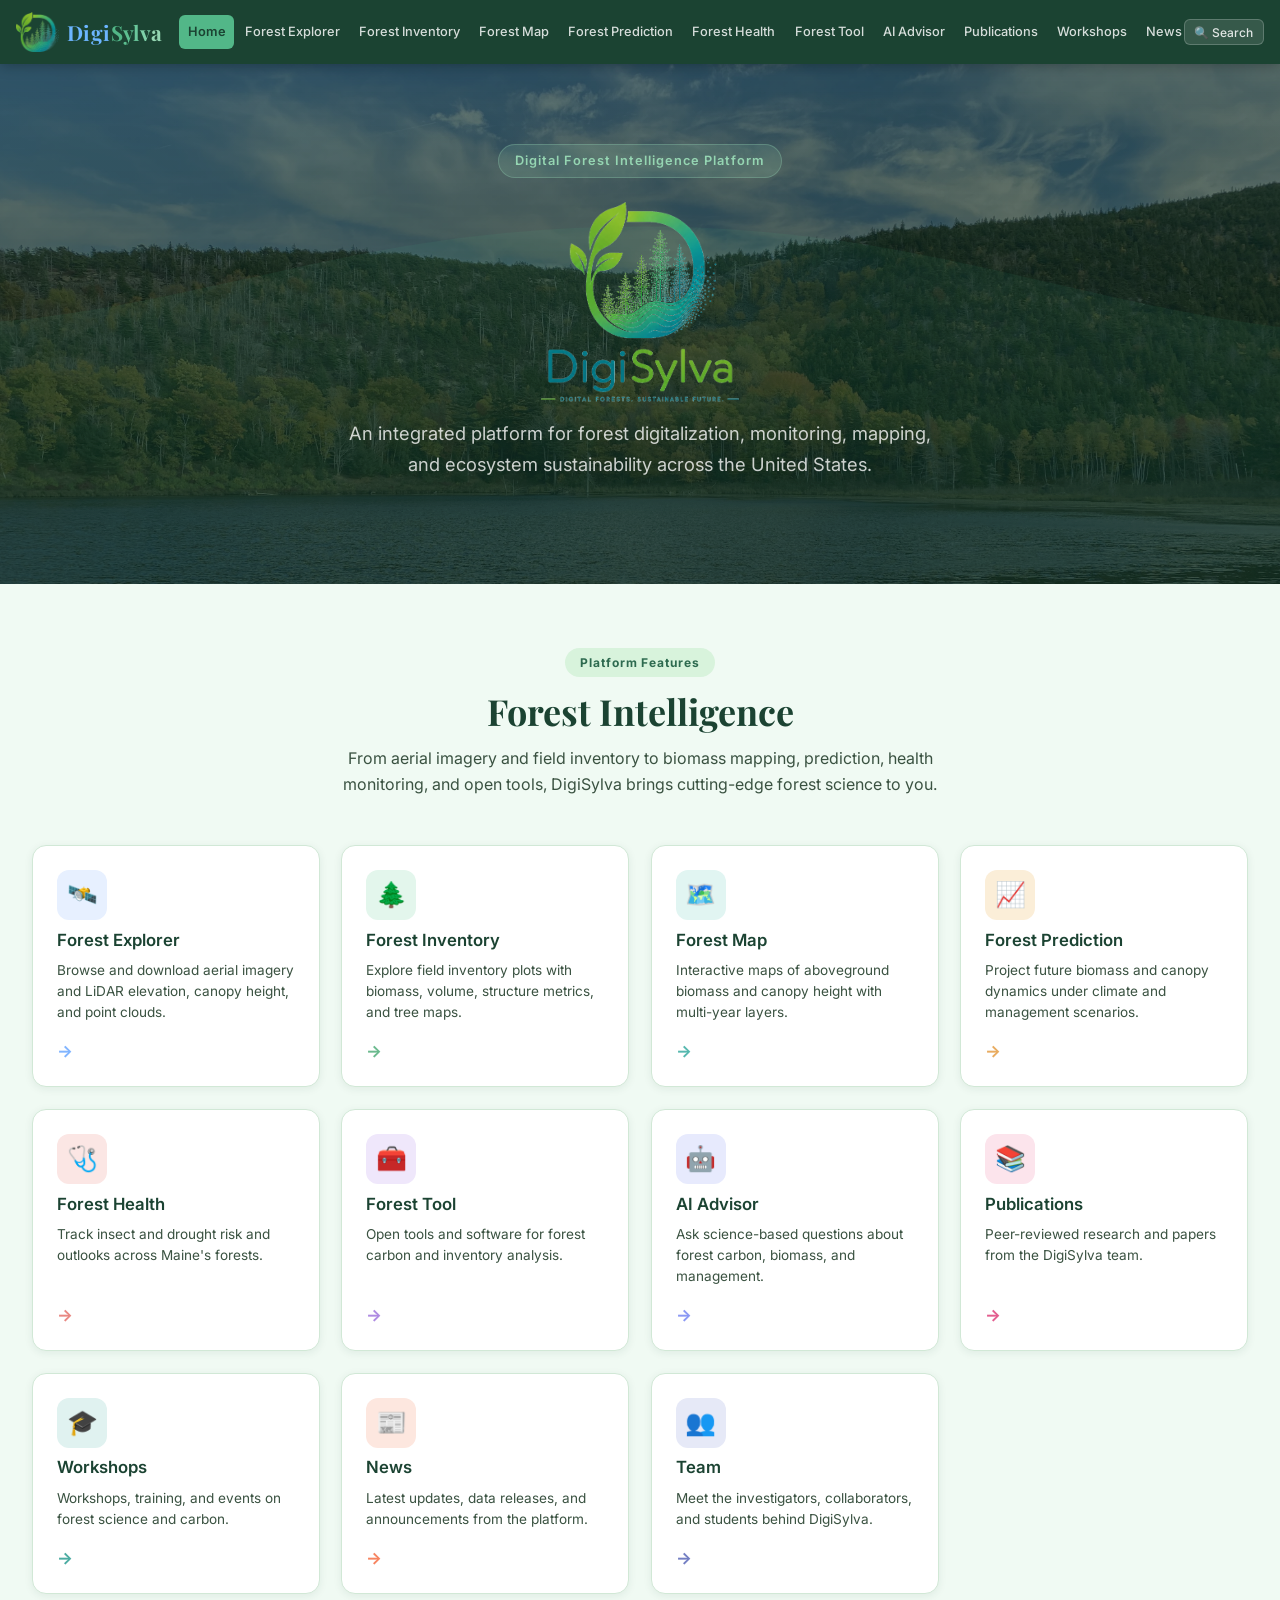
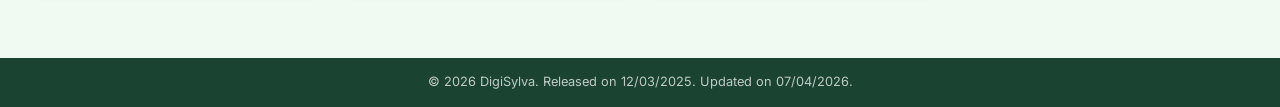
<file: index.html>
<!DOCTYPE html>
<html lang="en">
<head>
  <meta charset="UTF-8" />
  <meta name="viewport" content="width=device-width, initial-scale=1.0" />
  <title>DigiSylva - Digital Forest Intelligence</title>
  <meta name="description" content="DigiSylva is a digital forest intelligence platform for forest monitoring, biomass mapping, LiDAR, prediction, and health across the United States." />
  <meta name="robots" content="index, follow" />
  <link rel="canonical" href="https://digisylva.com/" />
  <meta property="og:type" content="website" />
  <meta property="og:site_name" content="DigiSylva" />
  <meta property="og:title" content="DigiSylva - Digital Forest Intelligence" />
  <meta property="og:description" content="DigiSylva is a digital forest intelligence platform for forest monitoring, biomass mapping, LiDAR, prediction, and health across the United States." />
  <meta property="og:url" content="https://digisylva.com/" />
  <meta property="og:image" content="https://digisylva.com/assets/DigiSylva_logo_full.png" />
  <meta name="twitter:card" content="summary_large_image" />
  <link rel="icon" type="image/png" href="assets/favicon.png" />
  <link rel="icon" href="assets/favicon.ico" sizes="any" />
  <link rel="apple-touch-icon" href="assets/apple-touch-icon.png" />
  <link rel="stylesheet" href="css/style.css" />
  <style>
    .state-grid {
      display: grid;
      grid-template-columns: repeat(auto-fill, minmax(300px, 1fr));
      gap: 1.5rem;
    }
    /* ── Function cards grid ── */
    .fn-grid {
      display: grid;
      grid-template-columns: repeat(auto-fill, minmax(250px, 1fr));
      gap: 1.35rem;
      margin-top: 2.5rem;
    }
    .fn-card {
      --accent: var(--green-mid);
      --soft: var(--green-pale);
      position: relative;
      background: #fff;
      border: 1px solid var(--border);
      border-radius: 14px;
      padding: 1.5rem 1.5rem 1.35rem;
      box-shadow: var(--shadow-sm);
      display: flex; flex-direction: column; gap: 0.6rem;
      text-decoration: none; overflow: hidden;
      transition: transform .22s ease, box-shadow .22s ease, border-color .22s ease;
    }
    .fn-card::before {
      content: ''; position: absolute; top: 0; left: 0; width: 100%; height: 3px;
      background: var(--accent); transform: scaleX(0); transform-origin: left;
      transition: transform .3s ease;
    }
    .fn-card:hover { transform: translateY(-5px); box-shadow: var(--shadow-lg); border-color: var(--accent); }
    .fn-card:hover::before { transform: scaleX(1); }
    .fn-card:hover .fn-icon { transform: scale(1.1) rotate(-5deg); }
    .fn-card:hover .fn-arrow { transform: translateX(5px); opacity: 1; }
    .fn-icon {
      width: 50px; height: 50px; border-radius: 12px; font-size: 1.55rem;
      display: flex; align-items: center; justify-content: center;
      background: var(--soft); transition: transform .3s ease;
    }
    .fn-card h4 { margin: 0; font-size: 1.05rem; color: var(--green-dark); font-family: 'Inter', sans-serif; }
    .fn-card p { margin: 0; font-size: 0.85rem; line-height: 1.55; color: var(--text-mid); flex: 1; }
    .fn-arrow { color: var(--accent); font-weight: 700; font-size: 1.05rem; margin-top: 0.3rem; align-self: flex-start; opacity: 0.7; transition: transform .22s ease, opacity .22s ease; }
    .highlight-section {
      background: linear-gradient(135deg, var(--green-dark), var(--green-mid));
      color: white;
      padding: 4rem 2rem;
    }
    .highlight-inner {
      max-width: 1300px;
      margin: 0 auto;
      display: grid;
      grid-template-columns: 1fr 1fr;
      gap: 4rem;
      align-items: center;
    }
    .highlight-inner h2 { color: white; margin-bottom: 1rem; }
    .highlight-inner p { color: rgba(255,255,255,0.78); line-height: 1.75; }
    .highlight-visual {
      display: grid;
      grid-template-columns: 1fr 1fr;
      gap: 1rem;
    }
    .mini-stat {
      background: rgba(255,255,255,0.1);
      border: 1px solid rgba(255,255,255,0.15);
      border-radius: 12px;
      padding: 1.25rem;
      text-align: center;
      backdrop-filter: blur(4px);
    }
    .mini-stat .big { font-size: 1.8rem; font-weight: 700; color: var(--green-light); font-family: 'Playfair Display', serif; }
    .mini-stat .label { font-size: 0.78rem; color: rgba(255,255,255,0.65); margin-top: 0.25rem; }

    @media (max-width: 768px) {
      .highlight-inner { grid-template-columns: 1fr; gap: 2rem; }
    }
  </style>
</head>
<body>

<!-- ═══════════════════ NAVBAR ═══════════════════ -->
<nav class="navbar">
  <a class="nav-brand" href="index.html">
    <img src="assets/DigiSylva_mark.png" alt="" class="brand-mark" />
    <span class="digisylva-logo"><span class="d-digi">Digi</span><span class="d-s">S</span><span class="d-y">y</span><span class="d-l">l</span><span class="d-v">v</span><span class="d-a">a</span></span>
  </a>
  <ul class="nav-links">
    <li><a href="index.html" class="active">Home</a></li>
    <li><a href="pages/forest-explorer.html">Forest Explorer</a></li>
    <li><a href="pages/forest-inventory.html">Forest Inventory</a></li>
    <li><a href="pages/forest-map.html">Forest Map</a></li>
    <li><a href="pages/forest-prediction.html">Forest Prediction</a></li>
    <li><a href="pages/forest-health.html">Forest Health</a></li>
    <li><a href="pages/forest-tools.html">Forest Tool</a></li>
    <li><a href="pages/ai-advisor.html">AI Advisor</a></li>
    <li><a href="pages/publications.html">Publications</a></li>
    <li><a href="pages/workshops.html">Workshops</a></li>
    <li><a href="pages/news.html">News</a></li>
    <li><a href="pages/team.html">Team</a></li>
  </ul>
  <button class="nav-search-btn" onclick="openSearch()" title="Search (Ctrl+K)">🔍 Search</button>
</nav>

<div class="page-wrapper">

  <!-- ═══════════════════ HERO ═══════════════════ -->
  <section class="hero">
    <div class="hero-content">
      <div class="hero-eyebrow">Digital Forest Intelligence Platform</div>
      <img src="assets/DigiSylva_logo_full.png" alt="DigiSylva" class="hero-logo-img" />
      <p>An integrated platform for forest digitalization, monitoring, mapping, and ecosystem sustainability across the United States.</p>
    </div>
  </section>

  <!-- ═══════════════════ FEATURES ═══════════════════ -->
  <div class="section">
    <div class="section-header">
      <div class="section-tag">Platform Features</div>
      <h2>Forest Intelligence</h2>
      <p>From aerial imagery and field inventory to biomass mapping, prediction, health monitoring, and open tools, DigiSylva brings cutting-edge forest science to you.</p>
    </div>
        <div class="fn-grid">
      <a href="pages/forest-explorer.html" class="fn-card" style="--accent:#4d96ff;--soft:#e7f0ff;">
        <div class="fn-icon">🛰️</div>
        <h4>Forest Explorer</h4>
        <p>Browse and download aerial imagery and LiDAR elevation, canopy height, and point clouds.</p>
        <div class="fn-arrow">&rarr;</div>
      </a>
      <a href="pages/forest-inventory.html" class="fn-card" style="--accent:#2d9d5f;--soft:#e3f6ec;">
        <div class="fn-icon">🌲</div>
        <h4>Forest Inventory</h4>
        <p>Explore field inventory plots with biomass, volume, structure metrics, and tree maps.</p>
        <div class="fn-arrow">&rarr;</div>
      </a>
      <a href="pages/forest-map.html" class="fn-card" style="--accent:#0f9b8e;--soft:#e1f5f2;">
        <div class="fn-icon">🗺️</div>
        <h4>Forest Map</h4>
        <p>Interactive maps of aboveground biomass and canopy height with multi-year layers.</p>
        <div class="fn-arrow">&rarr;</div>
      </a>
      <a href="pages/forest-prediction.html" class="fn-card" style="--accent:#e08a1e;--soft:#fbeed8;">
        <div class="fn-icon">📈</div>
        <h4>Forest Prediction</h4>
        <p>Project future biomass and canopy dynamics under climate and management scenarios.</p>
        <div class="fn-arrow">&rarr;</div>
      </a>
      <a href="pages/forest-health.html" class="fn-card" style="--accent:#e0574f;--soft:#fbe6e4;">
        <div class="fn-icon">🩺</div>
        <h4>Forest Health</h4>
        <p>Track insect and drought risk and outlooks across Maine's forests.</p>
        <div class="fn-arrow">&rarr;</div>
      </a>
      <a href="pages/forest-tools.html" class="fn-card" style="--accent:#8e5bd6;--soft:#efe7fb;">
        <div class="fn-icon">🧰</div>
        <h4>Forest Tool</h4>
        <p>Open tools and software for forest carbon and inventory analysis.</p>
        <div class="fn-arrow">&rarr;</div>
      </a>
      <a href="pages/ai-advisor.html" class="fn-card" style="--accent:#5b6ef0;--soft:#e7eafd;">
        <div class="fn-icon">🤖</div>
        <h4>AI Advisor</h4>
        <p>Ask science-based questions about forest carbon, biomass, and management.</p>
        <div class="fn-arrow">&rarr;</div>
      </a>
      <a href="pages/publications.html" class="fn-card" style="--accent:#d81b60;--soft:#fce4ec;">
        <div class="fn-icon">📚</div>
        <h4>Publications</h4>
        <p>Peer-reviewed research and papers from the DigiSylva team.</p>
        <div class="fn-arrow">&rarr;</div>
      </a>
      <a href="pages/workshops.html" class="fn-card" style="--accent:#00897b;--soft:#e0f2f0;">
        <div class="fn-icon">🎓</div>
        <h4>Workshops</h4>
        <p>Workshops, training, and events on forest science and carbon.</p>
        <div class="fn-arrow">&rarr;</div>
      </a>
      <a href="pages/news.html" class="fn-card" style="--accent:#f4511e;--soft:#fde7df;">
        <div class="fn-icon">📰</div>
        <h4>News</h4>
        <p>Latest updates, data releases, and announcements from the platform.</p>
        <div class="fn-arrow">&rarr;</div>
      </a>
      <a href="pages/team.html" class="fn-card" style="--accent:#3949ab;--soft:#e6e9f7;">
        <div class="fn-icon">👥</div>
        <h4>Team</h4>
        <p>Meet the investigators, collaborators, and students behind DigiSylva.</p>
        <div class="fn-arrow">&rarr;</div>
      </a>
    </div>
  </div>

</div><!-- end page-wrapper -->

<!-- ═══════════════════ FOOTER ═══════════════════ -->
<footer>
  <div class="footer-inner">
    <div class="footer-bottom">
      <span>© 2026 DigiSylva. Released on 12/03/2025. Updated on 07/04/2026.</span>
    </div>
  </div>
</footer>

<script src="js/search.js"></script>
</body>
</html>
</file>
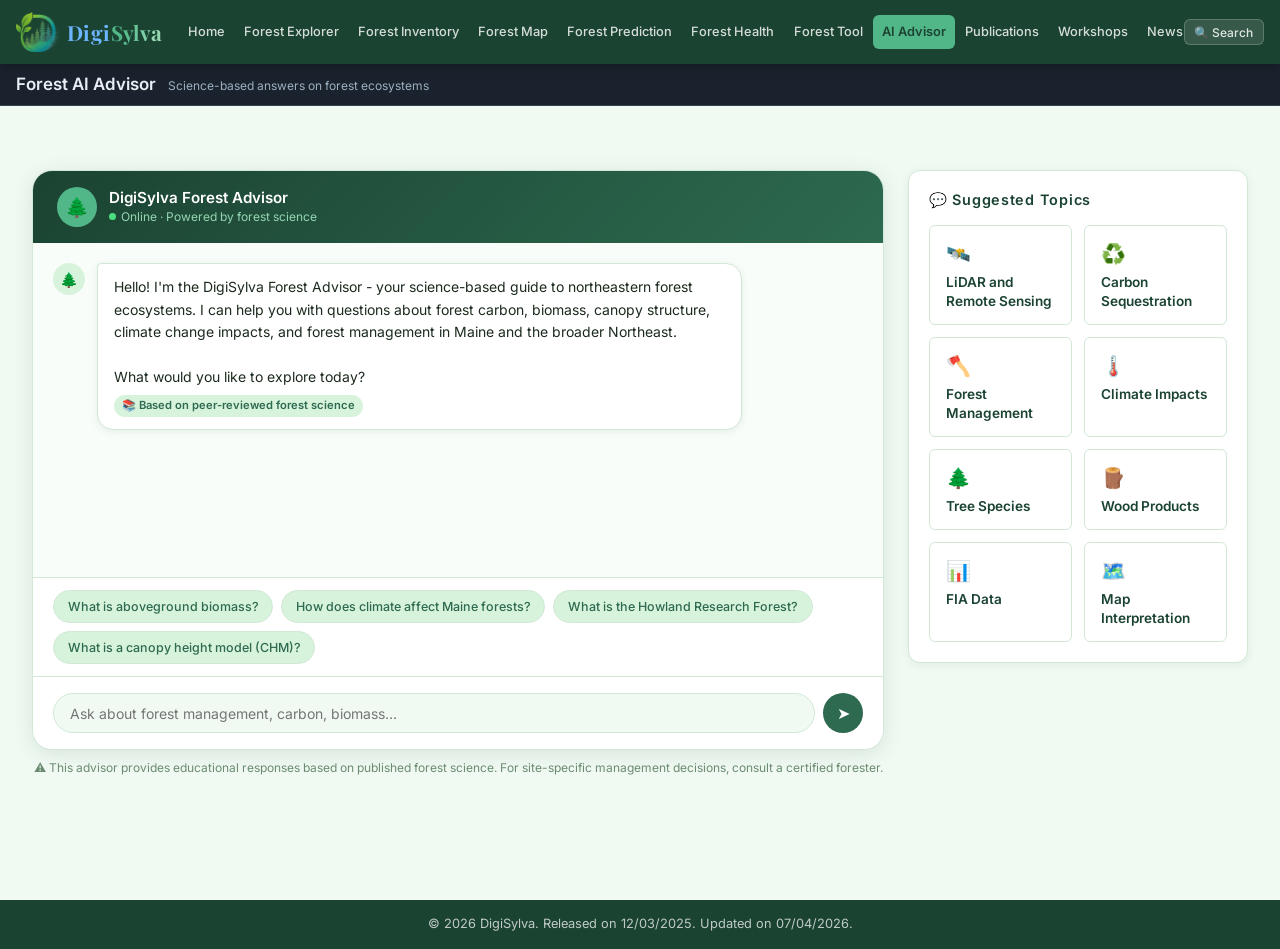
<file: pages/ai-advisor.html>
<!DOCTYPE html>
<html lang="en">
<head>
  <meta charset="UTF-8" />
  <meta name="viewport" content="width=device-width, initial-scale=1.0" />
  <title>AI Advisor - DigiSylva</title>
  <meta name="description" content="Ask science-based questions about forest carbon, biomass, canopy height, and management with the DigiSylva AI Advisor." />
  <meta name="robots" content="index, follow" />
  <link rel="canonical" href="https://digisylva.com/pages/ai-advisor.html" />
  <meta property="og:type" content="website" />
  <meta property="og:site_name" content="DigiSylva" />
  <meta property="og:title" content="AI Advisor - DigiSylva" />
  <meta property="og:description" content="Ask science-based questions about forest carbon, biomass, canopy height, and management with the DigiSylva AI Advisor." />
  <meta property="og:url" content="https://digisylva.com/pages/ai-advisor.html" />
  <meta property="og:image" content="https://digisylva.com/assets/DigiSylva_logo_full.png" />
  <meta name="twitter:card" content="summary_large_image" />
  <link rel="icon" type="image/png" href="../assets/favicon.png" />
  <link rel="icon" href="../assets/favicon.ico" sizes="any" />
  <link rel="apple-touch-icon" href="../assets/apple-touch-icon.png" />
  <link rel="stylesheet" href="../css/style.css" />
  <style>
    .advisor-layout {
      display: grid;
      grid-template-columns: 1fr 340px;
      gap: 1.5rem;
      align-items: start;
    }
    .topic-grid { display: grid; grid-template-columns: 1fr 1fr; gap: 0.75rem; margin-top: 0.75rem; }
    .topic-card {
      background: white;
      border: 1px solid var(--border);
      border-radius: var(--radius-sm);
      padding: 0.85rem 1rem;
      cursor: pointer;
      transition: all var(--transition);
      font-size: 0.82rem;
      color: var(--text-mid);
      line-height: 1.4;
    }
    .topic-card:hover { border-color: var(--green-bright); background: var(--green-pale); color: var(--green-dark); }
    .topic-card .t-icon { font-size: 1.25rem; margin-bottom: 0.3rem; }
    .topic-card .t-title { font-weight: 600; color: var(--green-dark); font-size: 0.85rem; }
    @media (max-width: 900px) { .advisor-layout { grid-template-columns: 1fr; } }
    .typing-indicator { display: flex; gap: 4px; align-items: center; padding: 0.5rem; }
    .typing-dot { width: 8px; height: 8px; background: var(--green-bright); border-radius: 50%; animation: typingBounce 1.4s infinite; }
    .typing-dot:nth-child(2) { animation-delay: 0.2s; }
    .typing-dot:nth-child(3) { animation-delay: 0.4s; }
    @keyframes typingBounce { 0%, 60%, 100% { transform: translateY(0); } 30% { transform: translateY(-6px); } }
    .msg-bubble a { color: var(--green-bright); text-decoration: underline; }
    .source-tag {
      display: inline-flex;
      align-items: center;
      gap: 0.3rem;
      background: var(--green-pale);
      color: var(--green-mid);
      font-size: 0.7rem;
      font-weight: 600;
      padding: 0.15rem 0.5rem;
      border-radius: 100px;
      margin-top: 0.4rem;
    }
  </style>
</head>
<body>

<!-- NAVBAR -->
<nav class="navbar">
  <a class="nav-brand" href="../index.html">
    <img src="../assets/DigiSylva_mark.png" alt="" class="brand-mark" />
    <span class="digisylva-logo"><span class="d-digi">Digi</span><span class="d-s">S</span><span class="d-y">y</span><span class="d-l">l</span><span class="d-v">v</span><span class="d-a">a</span></span>
  </a>
  <ul class="nav-links">
    <li><a href="../index.html">Home</a></li>
    <li><a href="forest-explorer.html">Forest Explorer</a></li>
    <li><a href="forest-inventory.html">Forest Inventory</a></li>
    <li><a href="forest-map.html">Forest Map</a></li>
    <li><a href="forest-prediction.html">Forest Prediction</a></li>
    <li><a href="forest-health.html">Forest Health</a></li>
    <li><a href="forest-tools.html">Forest Tool</a></li>
    <li><a href="ai-advisor.html" class="active">AI Advisor</a></li>
    <li><a href="publications.html">Publications</a></li>
    <li><a href="workshops.html">Workshops</a></li>
    <li><a href="news.html">News</a></li>
    <li><a href="team.html">Team</a></li>
  </ul>
  <button class="nav-search-btn" onclick="openSearch()" title="Search (Ctrl+K)">🔍 Search</button>
</nav>

<div class="page-wrapper">
  <div class="page-header">
    <div class="page-header-inner">
      <h1>Forest AI Advisor</h1>
      <p>Science-based answers on forest ecosystems</p>
    </div>
  </div>

  <div class="section">
    <div class="advisor-layout">

      <!-- Chat Interface -->
      <div>
        <div class="chat-wrap" id="chat-box">
          <div class="chat-header">
            <div class="chat-avatar">🌲</div>
            <div class="chat-header-info">
              <h4>DigiSylva Forest Advisor</h4>
              <div class="chat-status"><div class="status-dot"></div> Online · Powered by forest science</div>
            </div>
          </div>

          <div class="chat-messages" id="chat-messages">
            <!-- Initial bot message -->
            <div class="msg bot">
              <div class="msg-avatar">🌲</div>
              <div>
                <div class="msg-bubble">
                  Hello! I'm the DigiSylva Forest Advisor - your science-based guide to northeastern forest ecosystems. I can help you with questions about forest carbon, biomass, canopy structure, climate change impacts, and forest management in Maine and the broader Northeast. <br><br>
                  What would you like to explore today?
                  <div><span class="source-tag">📚 Based on peer-reviewed forest science</span></div>
                </div>
              </div>
            </div>
          </div>

          <div class="chat-suggestions" id="suggestion-chips">
            <span class="suggestion-chip" onclick="askQuestion(this.textContent)">What is aboveground biomass?</span>
            <span class="suggestion-chip" onclick="askQuestion(this.textContent)">How does climate affect Maine forests?</span>
            <span class="suggestion-chip" onclick="askQuestion(this.textContent)">What is the Howland Research Forest?</span>
            <span class="suggestion-chip" onclick="askQuestion(this.textContent)">What is a canopy height model (CHM)?</span>
          </div>

          <div class="chat-input-row">
            <input type="text" class="chat-input" id="chat-input"
              placeholder="Ask about forest management, carbon, biomass…"
              onkeydown="if(event.key==='Enter')sendMessage()" />
            <button class="chat-send" onclick="sendMessage()">➤</button>
          </div>
        </div>
        <p style="font-size:0.75rem;color:var(--text-light);margin-top:0.5rem;text-align:center;">
          ⚠ This advisor provides educational responses based on published forest science. For site-specific management decisions, consult a certified forester.
        </p>
      </div>

      <!-- Sidebar: Topics and Resources -->
      <div style="display:flex;flex-direction:column;gap:1.25rem;">

        <div class="map-controls">
          <h4>💬 Suggested Topics</h4>
          <div class="topic-grid">
            <div class="topic-card" onclick="askQuestion('How is LiDAR used to estimate forest biomass?')">
              <div class="t-icon">🛰️</div>
              <div class="t-title">LiDAR and Remote Sensing</div>
            </div>
            <div class="topic-card" onclick="askQuestion('How do forests sequester carbon?')">
              <div class="t-icon">♻️</div>
              <div class="t-title">Carbon Sequestration</div>
            </div>
            <div class="topic-card" onclick="askQuestion('What forest management practices are used in Maine?')">
              <div class="t-icon">🪓</div>
              <div class="t-title">Forest Management</div>
            </div>
            <div class="topic-card" onclick="askQuestion('How is climate change impacting northeastern forests?')">
              <div class="t-icon">🌡️</div>
              <div class="t-title">Climate Impacts</div>
            </div>
            <div class="topic-card" onclick="askQuestion('What tree species are dominant in Maine forests?')">
              <div class="t-icon">🌲</div>
              <div class="t-title">Tree Species</div>
            </div>
            <div class="topic-card" onclick="askQuestion('What is the carbon stock in harvested wood products?')">
              <div class="t-icon">🪵</div>
              <div class="t-title">Wood Products</div>
            </div>
            <div class="topic-card" onclick="askQuestion('What is a forest inventory and analysis (FIA)?')">
              <div class="t-icon">📊</div>
              <div class="t-title">FIA Data</div>
            </div>
            <div class="topic-card" onclick="askQuestion('How do I interpret an AGB map?')">
              <div class="t-icon">🗺️</div>
              <div class="t-title">Map Interpretation</div>
            </div>
          </div>
        </div>

      </div><!-- end sidebar -->

    </div>
  </div>
</div>

<script>
// Knowledge base for the advisor
const KB = {
  "aboveground biomass": `**Aboveground Biomass (AGB)** refers to the total mass of living organic material above the soil surface in a forest ecosystem - including trunks, branches, bark, and foliage, but not roots.

AGB is typically expressed in **Mg ha⁻¹** (megagrams per hectare, equivalent to tonnes/ha) or kg m⁻².

In DigiSylva, AGB is derived from **airborne LiDAR** (Light Detection and Ranging) point cloud data collected over the Howland Research Forest in Maine. LiDAR metrics such as mean canopy height and canopy cover density are used in statistical models trained against field measurements to generate spatially continuous AGB maps.

At Howland, mean AGB values range from approximately 0.6 to 14 (relative units), reflecting the mixed-forest landscape with areas of varying density and age.`,

  "canopy height model": `A **Canopy Height Model (CHM)** is a raster data product that represents the maximum height of vegetation above ground for each pixel, typically derived from airborne LiDAR data.

The CHM is calculated by subtracting the Digital Terrain Model (DTM - bare ground elevation) from the Digital Surface Model (DSM - highest point in each pixel). The result shows tree top heights in **meters above ground**.

In the DigiSylva dataset, CHM values at Howland Research Forest range from **0 to ~50 meters**, reflecting the mixed spruce-fir and northern hardwood stand structure. Taller pixels often correspond to mature overstory trees, while lower values indicate gaps, regeneration areas, or understory vegetation.

CHM time series (2012-2025) allow us to track canopy growth, disturbance events, and management interventions over time.`,

  "howland research forest": `The **Howland Research Forest** is located near Howland, Maine (approximately 45.2°N, 68.7°W) in Penobscot County, central Maine.

It is operated by the **USDA Forest Service Northern Research Station** and is recognized as a key AmeriFlux eddy covariance site (US-Ho1), providing decades of carbon flux measurements.

The forest is dominated by **mixed conifers** (red spruce, eastern hemlock, balsam fir) and **northern hardwoods** (red maple, paper birch), and has been the subject of extensive research on:
- Net ecosystem carbon exchange
- LiDAR-derived biomass and canopy structure
- Forest age dynamics and disturbance response

DigiSylva uses the Howland site as its primary demonstration area for multi-temporal LiDAR analysis (2012-2025).`,

  "climate": `**Climate change is significantly impacting forests across the northeastern United States**, including Maine. Key documented and projected impacts include:

🌡 **Temperature Rise:** Mean annual temperatures in the Northeast have increased by ~1.3°C since the early 20th century, shifting growing seasons and species ranges poleward and upward.

🌲 **Species Composition Shifts:** Warmer winters reduce cold tolerance advantages of boreal species (spruce, fir) and allow temperate hardwood expansion into previously boreal zones. Research by Wei et al. (2025) shows that warming-driven shifts in dominant tree species may reduce aboveground biomass in northeastern forests.

❄ **Reduced Snow Pack:** Decreased winter snowpack alters soil moisture dynamics, frost patterns, and seedling establishment.

🐛 **Pest and Pathogen Range Expansion:** Milder winters enable range expansion of damaging insects such as the hemlock woolly adelgid and emerald ash borer northward into Maine forests.

🌧 **Altered Precipitation:** Increased precipitation intensity and drought frequency are changing soil moisture regimes critical for tree growth.`,

  "lidar": `**LiDAR (Light Detection and Ranging)** is a remote sensing technology that uses laser pulses to measure distances to objects. When deployed from aircraft, it can create highly accurate three-dimensional maps of forest structure.

**How it works for forests:**
1. Laser pulses emitted downward hit and reflect from canopy, branches, and ground
2. Precise timing of returns gives exact 3D point locations (point cloud)
3. Multiple return pulses per shot reveal vertical canopy structure
4. Statistical metrics from the point cloud (height percentiles, canopy density) correlate strongly with field-measured forest attributes

**Products derived from LiDAR:**
- **CHM** (Canopy Height Model) - tree top heights in meters
- **AGB** (Aboveground Biomass) - estimated from height-density relationships
- **Canopy Cover** - fraction of ground covered by canopy
- **Leaf Area Index (LAI)**

LiDAR is used extensively by researchers at the University of Maine to map and monitor the Howland Research Forest, providing data that underpins the DigiSylva platform.`,

  "carbon": `Forests are one of the Earth's most important **carbon sinks**, sequestering CO₂ from the atmosphere through photosynthesis and storing it in wood, roots, and soil organic matter.

**Key carbon pools in a forest:**
- **Aboveground biomass** (~50% carbon by dry weight)
- **Belowground biomass** (roots)
- **Dead wood** (coarse woody debris, snags)
- **Litter** (forest floor organic layer)
- **Soil organic carbon** (largest pool)

**In northeastern U.S. forests:** Maine's forests alone sequester millions of tonnes of CO₂ equivalent per year. Research by Wei et al. (2023) developed carbon accounting tools for harvested wood products, showing that lumber and engineered wood products continue storing carbon for decades.

**Harvested Wood Products (HWP):** When timber is harvested, a portion of the carbon remains stored in wood products (furniture, lumber, paper). The *carbon substitution effect* - replacing fossil-fuel-intensive materials - provides additional climate benefits.`,

  "maine forest": `Maine is the **most forested state in the United States**, with approximately 17.6 million acres of forestland covering nearly 90% of its land area.

**Major forest types:**
- **Spruce-Fir:** Dominates northern Maine; commercially important for pulpwood and lumber; provides habitat for boreal wildlife including the Canada lynx
- **Northern Hardwood:** Sugar maple, yellow birch, beech; valuable for maple syrup, high-quality lumber
- **Mixed Forest:** Transitional communities blending conifers and hardwoods across much of central Maine
- **Lowland Softwoods:** Black spruce and tamarack in wetland areas

**Economic importance:** The forest products sector is a cornerstone of Maine's economy - generating billions in economic output and thousands of jobs in logging, milling, and paper production.

**Ecological services:** Maine's forests regulate water quality for hundreds of watersheds, provide critical wildlife habitat including for migratory birds, and sequester significant quantities of atmospheric carbon.`,

  "management": `**Forest management** in Maine and the Northeast encompasses a range of silvicultural practices designed to meet ecological, economic, and social objectives.

**Common practices:**
- **Selection cutting:** Removing individual or small groups of trees to maintain uneven-aged stand structure - common in northern hardwood forests
- **Clearcut with retention:** Harvesting most merchantable timber while retaining legacy trees for wildlife and regeneration
- **Shelterwood:** Two-stage harvest that removes overstory after desirable regeneration is established
- **Precommercial thinning:** Removing young trees to concentrate growth on crop trees - accelerates biomass accumulation

**Management and carbon:** Research by Zhao et al. (2023) and Wei et al. (2022, 2023) has shown that both active management and long-rotation forestry can play important roles in maximizing carbon storage across the forest-products lifecycle.

**Challenges:** Climate change, invasive species, changing markets (especially for paper), and shifting landowner priorities are reshaping management decisions across the Northeast.`,

  "fia": `The **Forest Inventory and Analysis (FIA)** program, run by the USDA Forest Service, is the nation's comprehensive forest monitoring system.

FIA maintains a systematic network of permanent forest plots (~1 per 6,000 acres nationally) that are remeasured on a cycle of 5-7 years. Data collected includes:
- Tree species, diameter, height, and condition
- Stand age and origin
- Forest type and ownership
- Down woody debris and understory vegetation

**PyFIA:** The DigiSylva team (Wei et al., 2025) developed **PyFIA**, a Python package for analyzing and visualizing FIA data, published in *Carbon Balance and Management*. PyFIA simplifies access to the FIA database for forest scientists and managers.

FIA data underpins regional carbon accounting, timber supply analyses, and biodiversity assessments across all U.S. forest types.`,

  "wood products": `**Harvested Wood Products (HWP)** are an important but often overlooked component of the forest carbon cycle.

When trees are harvested, carbon does not immediately return to the atmosphere - much of it remains stored in:
- **Structural lumber and engineered wood** (decades to centuries)
- **Furniture and millwork** (decades)
- **Paper and packaging** (months to years, then potentially landfilled)

**Research at UMaine:** Wei et al. (2022) quantified how technological advancements in wood processing (higher lumber recovery, more engineered wood products) have expanded carbon storage in HWP from Maine's forests. A subsequent paper (Wei et al., 2023) developed a life-cycle and product-type-based estimator for carbon stored in wood products.

The HWP carbon pool is now included in national greenhouse gas inventories and forest carbon accounting frameworks under IPCC guidelines.`,

  "agb map": `Interpreting an **AGB (Aboveground Biomass) map** from DigiSylva involves understanding both the color scale and the spatial patterns.

**Color scale (green gradient):**
- **Light yellow-green** = low biomass (open areas, young regeneration, gaps)
- **Medium green** = moderate biomass (mid-successional stands, mixed forest)
- **Dark green** = high biomass (dense, mature forest areas)

**Spatial patterns to look for:**
- **Uniformly high values** → mature, closed-canopy forest
- **Patchy low values** → harvested areas, natural disturbances, wetlands
- **Gradual transitions** → age gradients following management history

**Temporal change:** Compare the same location across years (2012→2025) to detect:
- Growth: increasing AGB over time = carbon uptake
- Disturbance: sudden drops in AGB = harvest, windthrow, insects
- Recovery: gradual increase after disturbance

Transparent pixels indicate no-data areas (outside the surveyed extent or water bodies).`
};

function matchKB(text) {
  const lower = text.toLowerCase();
  for (const [key, answer] of Object.entries(KB)) {
    const words = key.split(' ');
    if (words.every(w => lower.includes(w))) return answer;
  }
  // Partial matching
  if (lower.includes('biomass') || lower.includes('agb')) return KB['aboveground biomass'];
  if (lower.includes('chm') || lower.includes('canopy height')) return KB['canopy height model'];
  if (lower.includes('howland')) return KB['howland research forest'];
  if (lower.includes('climate') || lower.includes('warming') || lower.includes('temperature')) return KB['climate'];
  if (lower.includes('lidar') || lower.includes('laser') || lower.includes('point cloud')) return KB['lidar'];
  if (lower.includes('carbon') || lower.includes('co2') || lower.includes('sequestration') || lower.includes('sink')) return KB['carbon'];
  if (lower.includes('maine') || lower.includes('spruce') || lower.includes('fir') || lower.includes('hardwood')) return KB['maine forest'];
  if (lower.includes('management') || lower.includes('harvest') || lower.includes('silviculture') || lower.includes('thinning')) return KB['management'];
  if (lower.includes('fia') || lower.includes('inventory') || lower.includes('pyfia')) return KB['fia'];
  if (lower.includes('wood product') || lower.includes('hwp') || lower.includes('lumber')) return KB['wood products'];
  if (lower.includes('interpret') || lower.includes('read') || lower.includes('map')) return KB['agb map'];
  return null;
}

function formatText(text) {
  return text
    .replace(/\*\*(.+?)\*\*/g, '<strong>$1</strong>')
    .replace(/\n\n/g, '<br><br>')
    .replace(/\n/g, '<br>');
}

function addMessage(role, text, isTyping = false) {
  const container = document.getElementById('chat-messages');
  const div = document.createElement('div');
  div.className = `msg ${role}`;

  const avatarDiv = document.createElement('div');
  avatarDiv.className = 'msg-avatar';
  avatarDiv.textContent = role === 'bot' ? '🌲' : '👤';

  const bubbleWrap = document.createElement('div');
  const bubble = document.createElement('div');
  bubble.className = 'msg-bubble';

  if (isTyping) {
    bubble.innerHTML = `<div class="typing-indicator"><div class="typing-dot"></div><div class="typing-dot"></div><div class="typing-dot"></div></div>`;
    div.id = 'typing-msg';
  } else {
    bubble.innerHTML = formatText(text);
    if (role === 'bot') {
      const src = document.createElement('div');
      src.innerHTML = '<span class="source-tag">📚 Based on peer-reviewed forest science</span>';
      bubble.appendChild(src);
    }
  }

  bubbleWrap.appendChild(bubble);
  div.appendChild(avatarDiv);
  div.appendChild(bubbleWrap);
  container.appendChild(div);
  container.scrollTop = container.scrollHeight;
  return div;
}

function sendMessage() {
  const input = document.getElementById('chat-input');
  const q = input.value.trim();
  if (!q) return;
  input.value = '';
  askQuestion(q);
}

function askQuestion(q) {
  document.getElementById('chat-input').value = '';
  addMessage('user', q);

  // Typing indicator
  const typingEl = addMessage('bot', '', true);

  setTimeout(() => {
    typingEl.remove();
    const answer = matchKB(q);
    if (answer) {
      addMessage('bot', answer);
    } else {
      addMessage('bot', `That's a great question! While I don't have a specific answer ready for "${q}" in my knowledge base, I can suggest:

- Checking our **Publications** page for peer-reviewed research from the DigiSylva team
- Exploring the **Forest Map** to visually investigate the data
- Contacting our team via the **Team** page for expert guidance

Is there anything else I can help you with about forest biomass, canopy height, or northeastern forest ecosystems?`);
    }
  }, 900 + Math.random() * 600);
}
</script>

<footer>
  <div class="footer-inner">
    <div class="footer-bottom">
      <span>© 2026 DigiSylva. Released on 12/03/2025. Updated on 07/04/2026.</span>
    </div>
  </div>
</footer>

<script src="../js/search.js"></script>
</body>
</html>
</file>
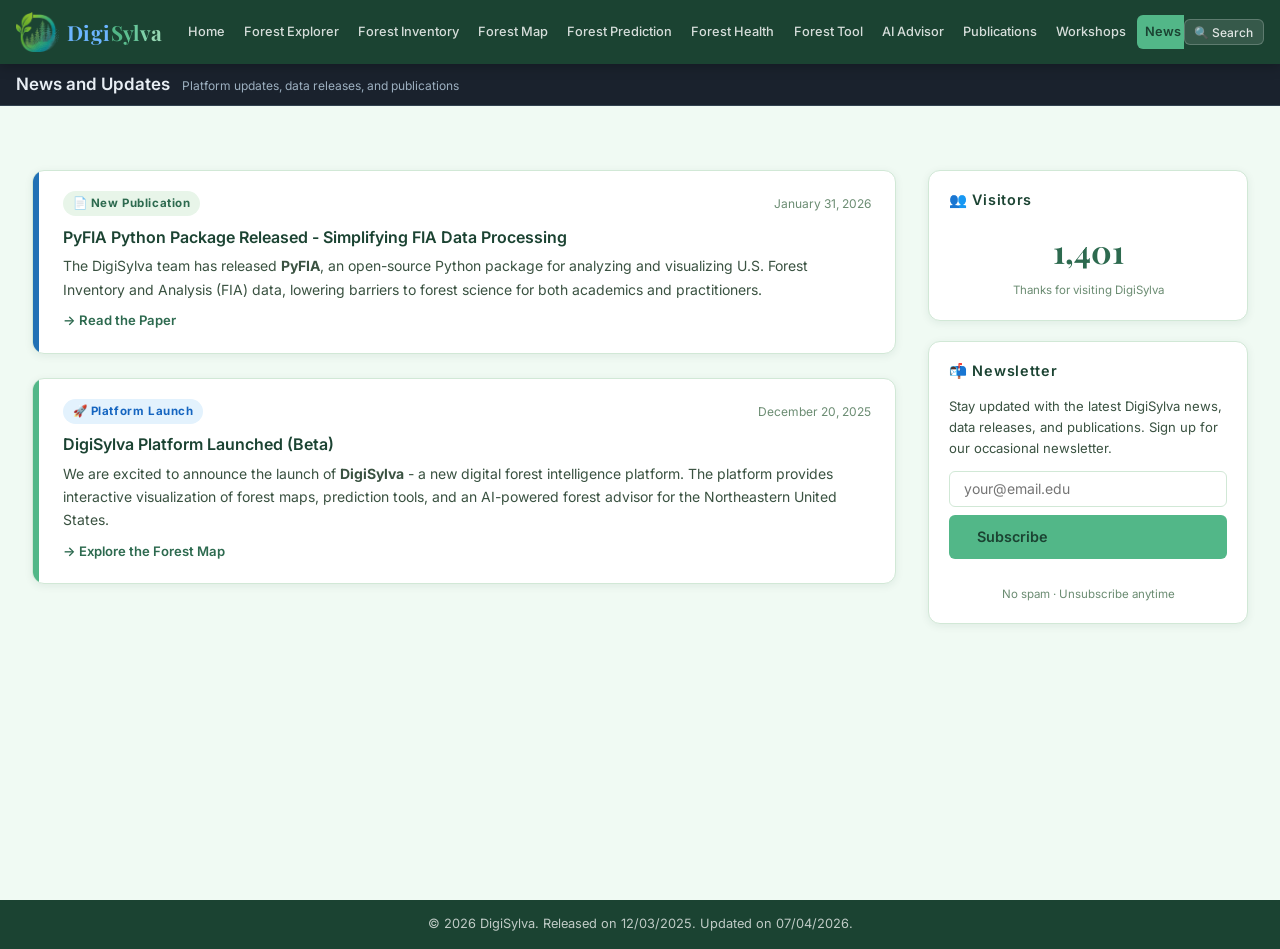
<file: pages/news.html>
<!DOCTYPE html>
<html lang="en">
<head>
  <meta charset="UTF-8" />
  <meta name="viewport" content="width=device-width, initial-scale=1.0" />
  <title>News - DigiSylva</title>
  <meta name="description" content="Latest news, data releases, and updates from the DigiSylva platform." />
  <meta name="robots" content="index, follow" />
  <link rel="canonical" href="https://digisylva.com/pages/news.html" />
  <meta property="og:type" content="website" />
  <meta property="og:site_name" content="DigiSylva" />
  <meta property="og:title" content="News - DigiSylva" />
  <meta property="og:description" content="Latest news, data releases, and updates from the DigiSylva platform." />
  <meta property="og:url" content="https://digisylva.com/pages/news.html" />
  <meta property="og:image" content="https://digisylva.com/assets/DigiSylva_logo_full.png" />
  <meta name="twitter:card" content="summary_large_image" />
  <link rel="icon" type="image/png" href="../assets/favicon.png" />
  <link rel="icon" href="../assets/favicon.ico" sizes="any" />
  <link rel="apple-touch-icon" href="../assets/apple-touch-icon.png" />
  <link rel="stylesheet" href="../css/style.css" />
  <style>
    .news-layout {
      display: grid;
      grid-template-columns: 1fr 320px;
      gap: 2rem;
      align-items: start;
    }
    .news-feed { display: flex; flex-direction: column; gap: 1.5rem; }
    .news-item {
      background: white;
      border: 1px solid var(--border);
      border-radius: var(--radius-md);
      overflow: hidden;
      box-shadow: var(--shadow-sm);
      display: flex;
      gap: 0;
      transition: all var(--transition);
    }
    .news-item:hover { box-shadow: var(--shadow-md); transform: translateX(3px); }
    .news-item-accent {
      width: 6px;
      flex-shrink: 0;
    }
    .news-item-body { padding: 1.25rem 1.5rem; flex: 1; }
    .news-item-header { display: flex; align-items: center; gap: 0.75rem; margin-bottom: 0.6rem; flex-wrap: wrap; }
    .news-category {
      font-size: 0.72rem;
      font-weight: 700;
      padding: 0.2rem 0.6rem;
      border-radius: 100px;
      letter-spacing: 0.05em;
    }
    .cat-publication { background: #e8f5e9; color: #2d6a4f; }
    .cat-platform { background: #e3f2fd; color: #1565c0; }
    .cat-award { background: #fff8e1; color: #f57f17; }
    .cat-event { background: #fce4ec; color: #c62828; }
    .cat-data { background: #f3e5f5; color: #6a1b9a; }
    .cat-outreach { background: #e0f2f1; color: #00695c; }
    .news-date-tag { font-size: 0.75rem; color: var(--text-light); margin-left: auto; }
    .news-item-body h4 { color: var(--green-dark); font-size: 1rem; margin-bottom: 0.4rem; line-height: 1.4; }
    .news-item-body p { font-size: 0.875rem; color: var(--text-mid); line-height: 1.65; }
    .news-link { display: inline-block; margin-top: 0.6rem; font-size: 0.82rem; font-weight: 600; color: var(--green-mid); }
    .sidebar-widget {
      background: white;
      border: 1px solid var(--border);
      border-radius: var(--radius-md);
      padding: 1.25rem;
      box-shadow: var(--shadow-sm);
      margin-bottom: 1.25rem;
    }
    .sidebar-widget h4 { color: var(--green-dark); font-size: 0.9rem; letter-spacing: 0.05em; margin-bottom: 1rem; }
    .sidebar-link { display: flex; align-items: center; gap: 0.6rem; padding: 0.5rem 0; border-bottom: 1px solid var(--border); font-size: 0.85rem; color: var(--text-mid); }
    .sidebar-link:last-child { border-bottom: none; }
    .sidebar-link span { flex: 1; }
    .sidebar-link .date { font-size: 0.75rem; color: var(--text-light); }
    .upcoming-item { padding: 0.75rem 0; border-bottom: 1px solid var(--border); }
    .upcoming-item:last-child { border-bottom: none; }
    .upcoming-date { font-size: 0.72rem; font-weight: 700; color: var(--green-mid); letter-spacing: 0.05em; margin-bottom: 0.2rem; }
    .upcoming-title { font-size: 0.875rem; font-weight: 600; color: var(--text-dark); }
    .upcoming-loc { font-size: 0.78rem; color: var(--text-light); }
    @media (max-width: 900px) { .news-layout { grid-template-columns: 1fr; } }
  </style>
</head>
<body>

<!-- NAVBAR -->
<nav class="navbar">
  <a class="nav-brand" href="../index.html">
    <img src="../assets/DigiSylva_mark.png" alt="" class="brand-mark" />
    <span class="digisylva-logo"><span class="d-digi">Digi</span><span class="d-s">S</span><span class="d-y">y</span><span class="d-l">l</span><span class="d-v">v</span><span class="d-a">a</span></span>
  </a>
  <ul class="nav-links">
    <li><a href="../index.html">Home</a></li>
    <li><a href="forest-explorer.html">Forest Explorer</a></li>
    <li><a href="forest-inventory.html">Forest Inventory</a></li>
    <li><a href="forest-map.html">Forest Map</a></li>
    <li><a href="forest-prediction.html">Forest Prediction</a></li>
    <li><a href="forest-health.html">Forest Health</a></li>
    <li><a href="forest-tools.html">Forest Tool</a></li>
    <li><a href="ai-advisor.html">AI Advisor</a></li>
    <li><a href="publications.html">Publications</a></li>
    <li><a href="workshops.html">Workshops</a></li>
    <li><a href="news.html" class="active">News</a></li>
    <li><a href="team.html">Team</a></li>
  </ul>
  <button class="nav-search-btn" onclick="openSearch()" title="Search (Ctrl+K)">🔍 Search</button>
</nav>

<div class="page-wrapper">
  <div class="page-header">
    <div class="page-header-inner">
      <h1>News and Updates</h1>
      <p>Platform updates, data releases, and publications</p>
    </div>
  </div>

  <div class="section">
    <div class="news-layout">

      <!-- News Feed -->
      <div class="news-feed">

        <!-- PyFIA -->
        <div class="news-item">
          <div class="news-item-accent" style="background:#2171b5;"></div>
          <div class="news-item-body">
            <div class="news-item-header">
              <span class="news-category cat-publication">📄 New Publication</span>
              <span class="news-date-tag">January 31, 2026</span>
            </div>
            <h4>PyFIA Python Package Released - Simplifying FIA Data Processing</h4>
            <p>The DigiSylva team has released <strong>PyFIA</strong>, an open-source Python package for analyzing and visualizing U.S. Forest Inventory and Analysis (FIA) data, lowering barriers to forest science for both academics and practitioners.</p>
            <a class="news-link" href="https://link.springer.com/article/10.1186/s13021-025-00364-7" target="_blank">→ Read the Paper</a>
          </div>
        </div>

        <!-- Platform Launch -->
        <div class="news-item">
          <div class="news-item-accent" style="background:var(--green-bright);"></div>
          <div class="news-item-body">
            <div class="news-item-header">
              <span class="news-category cat-platform">🚀 Platform Launch</span>
              <span class="news-date-tag">December 20, 2025</span>
            </div>
            <h4>DigiSylva Platform Launched (Beta)</h4>
            <p>We are excited to announce the launch of <strong>DigiSylva</strong> - a new digital forest intelligence platform. The platform provides interactive visualization of forest maps, prediction tools, and an AI-powered forest advisor for the Northeastern United States.</p>
            <a class="news-link" href="forest-map.html">→ Explore the Forest Map</a>
          </div>
        </div>

      </div><!-- end news-feed -->

      <!-- Sidebar -->
      <div>

        <div class="sidebar-widget">
          <h4>👥 Visitors</h4>
          <div id="visitor-count" style="font-size:2rem;font-weight:700;color:var(--green-mid);font-family:'Playfair Display',serif;text-align:center;">1,401</div>
          <p style="font-size:0.72rem;color:var(--text-light);text-align:center;margin-top:0.3rem;">Thanks for visiting DigiSylva</p>
        </div>

        <div class="sidebar-widget">
          <h4>📬 Newsletter</h4>
          <p style="font-size:0.82rem;color:var(--text-mid);margin-bottom:0.75rem;line-height:1.6;">Stay updated with the latest DigiSylva news, data releases, and publications. Sign up for our occasional newsletter.</p>
          <input type="email" id="nl-email" placeholder="your@email.edu" class="form-input" style="margin-bottom:0.5rem;" onkeydown="if(event.key==='Enter'){subscribeNewsletter();}" />
          <button class="btn btn-primary" style="width:100%;" onclick="subscribeNewsletter()">Subscribe</button>
          <p id="nl-msg" style="font-size:0.74rem;margin:0.5rem 0 0;text-align:center;min-height:1em;"></p>
          <p style="font-size:0.72rem;color:var(--text-light);margin-top:0.4rem;text-align:center;">No spam · Unsubscribe anytime</p>
        </div>

      </div><!-- end sidebar -->

    </div>
  </div>
</div><!-- page-wrapper -->

<footer>
  <div class="footer-inner">
    <div class="footer-bottom">
      <span>© 2026 DigiSylva. Released on 12/03/2025. Updated on 07/04/2026.</span>
    </div>
  </div>
</footer>

<script>
(function(){
  var k='digisylva_visits';
  var c=localStorage.getItem(k);
  c = c ? parseInt(c,10)+1 : 1401;
  try { localStorage.setItem(k,c); } catch(e) {}
  var el=document.getElementById('visitor-count');
  if(el) el.textContent = Number(c).toLocaleString();
})();

function subscribeNewsletter(){
  var el=document.getElementById('nl-email');
  var msg=document.getElementById('nl-msg');
  var email=(el.value||'').trim();
  var ok=/^[^\s@]+@[^\s@]+\.[^\s@]+$/.test(email);
  if(!ok){ msg.style.color='#d84315'; msg.textContent='Please enter a valid email address.'; el.focus(); return; }
  var to='xinyuan.wei@maine.edu';
  var subject=encodeURIComponent('DigiSylva newsletter signup');
  var body=encodeURIComponent('Please add this address to the DigiSylva newsletter list:\n\n'+email+'\n\nThank you.');
  window.location.href='mailto:'+to+'?subject='+subject+'&body='+body;
  msg.style.color='var(--green-mid)';
  msg.textContent='Thanks! Your email app will open to confirm.';
  el.value='';
}
</script>
<script src="../js/search.js"></script>
</body>
</html>
</file>
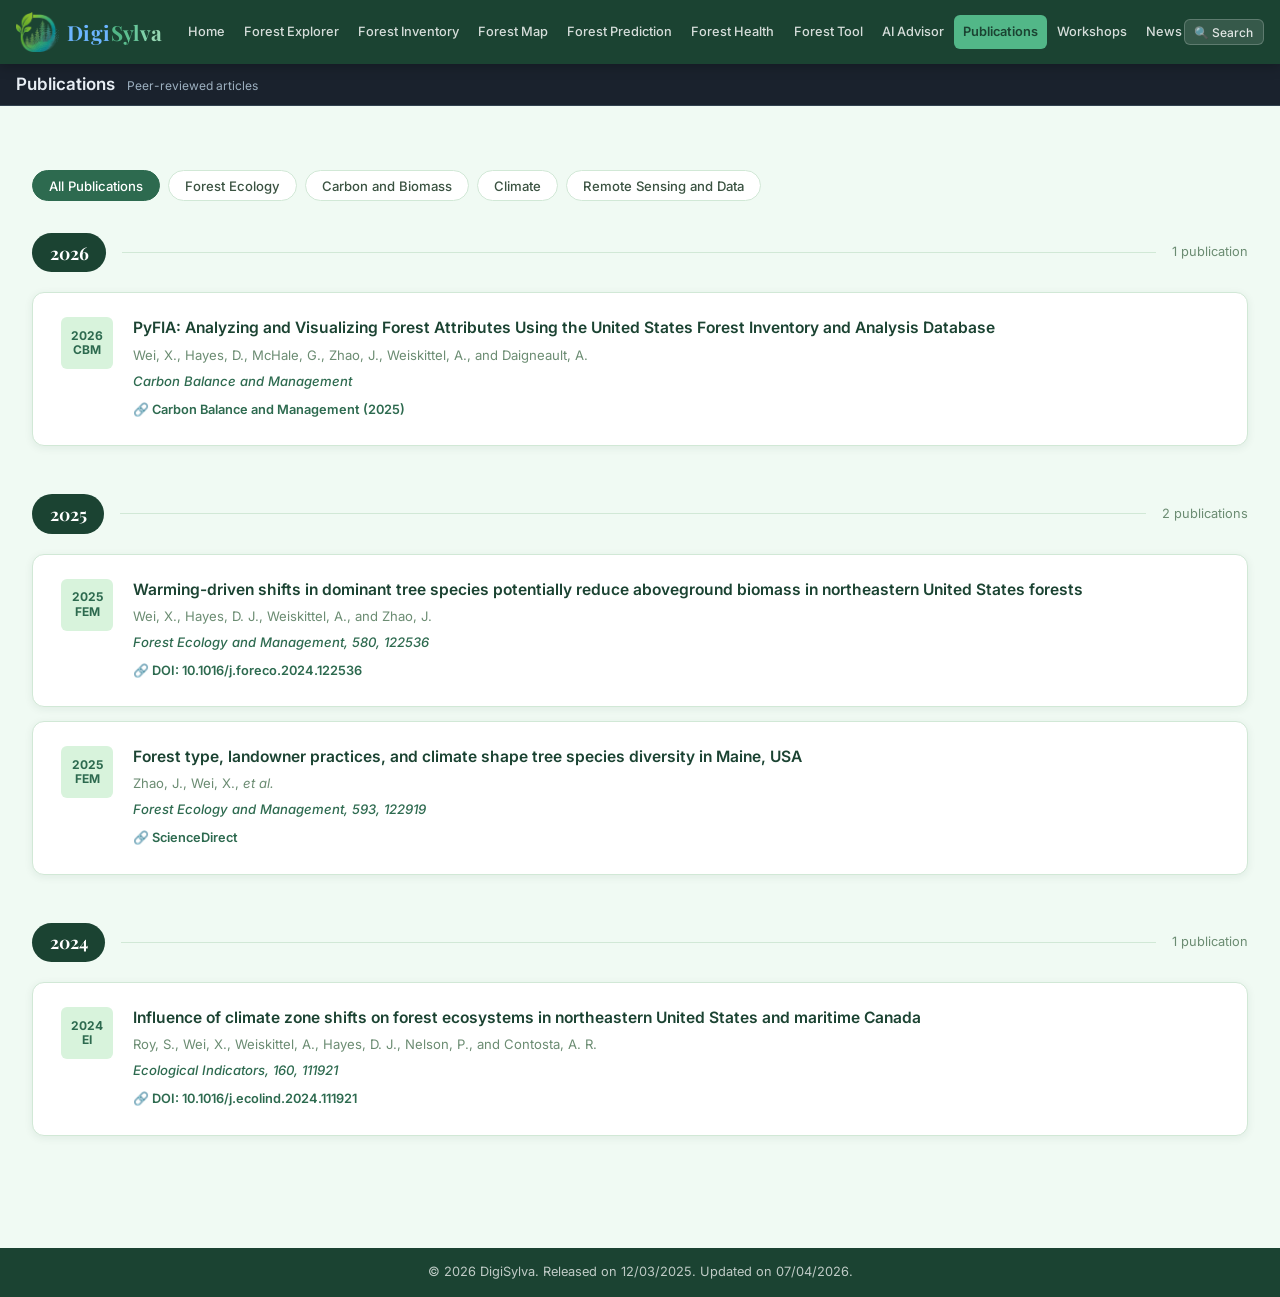
<file: pages/publications.html>
<!DOCTYPE html>
<html lang="en">
<head>
  <meta charset="UTF-8" />
  <meta name="viewport" content="width=device-width, initial-scale=1.0" />
  <title>Publications - DigiSylva</title>
  <meta name="description" content="Peer-reviewed research and publications from the DigiSylva team." />
  <meta name="robots" content="index, follow" />
  <link rel="canonical" href="https://digisylva.com/pages/publications.html" />
  <meta property="og:type" content="website" />
  <meta property="og:site_name" content="DigiSylva" />
  <meta property="og:title" content="Publications - DigiSylva" />
  <meta property="og:description" content="Peer-reviewed research and publications from the DigiSylva team." />
  <meta property="og:url" content="https://digisylva.com/pages/publications.html" />
  <meta property="og:image" content="https://digisylva.com/assets/DigiSylva_logo_full.png" />
  <meta name="twitter:card" content="summary_large_image" />
  <link rel="icon" type="image/png" href="../assets/favicon.png" />
  <link rel="icon" href="../assets/favicon.ico" sizes="any" />
  <link rel="apple-touch-icon" href="../assets/apple-touch-icon.png" />
  <link rel="stylesheet" href="../css/style.css" />
  <style>
    .year-section { margin-bottom: 3rem; }
    .year-heading {
      display: flex;
      align-items: center;
      gap: 1rem;
      margin-bottom: 1.25rem;
    }
    .year-pill {
      background: var(--green-dark);
      color: white;
      font-size: 1.1rem;
      font-weight: 700;
      padding: 0.35rem 1.1rem;
      border-radius: 100px;
      font-family: 'Playfair Display', serif;
    }
    .year-line {
      flex: 1;
      height: 1px;
      background: var(--border);
    }
    .pub-count { font-size: 0.8rem; color: var(--text-light); white-space: nowrap; }
    .pub-card { margin-bottom: 0.85rem; }
    .pub-card:hover { padding-left: calc(1.75rem + 3px); }
    .first-author-badge {
      display: inline-flex;
      align-items: center;
      gap: 0.3rem;
      background: #e8f5e9;
      color: var(--green-dark);
      font-size: 0.68rem;
      font-weight: 700;
      padding: 0.15rem 0.5rem;
      border-radius: 100px;
    }
    .coauthor-badge {
      display: inline-flex;
      align-items: center;
      gap: 0.3rem;
      background: #e3f2fd;
      color: #1565c0;
      font-size: 0.68rem;
      font-weight: 700;
      padding: 0.15rem 0.5rem;
      border-radius: 100px;
    }
    .journal-link {
      display: inline-flex;
      align-items: center;
      gap: 0.3rem;
      color: var(--green-mid);
      font-size: 0.8rem;
      font-weight: 600;
      margin-top: 0.5rem;
      text-decoration: none;
    }
    .journal-link:hover { color: var(--green-dark); text-decoration: underline; }
    .pub-stats {
      display: grid;
      grid-template-columns: repeat(auto-fit, minmax(160px, 1fr));
      gap: 1rem;
      margin-bottom: 2.5rem;
    }
    .pub-stat-card {
      background: white;
      border: 1px solid var(--border);
      border-radius: var(--radius-md);
      padding: 1.25rem;
      text-align: center;
      box-shadow: var(--shadow-sm);
    }
    .pub-stat-card .val { font-size: 2rem; font-weight: 700; color: var(--green-mid); font-family: 'Playfair Display', serif; }
    .pub-stat-card .lbl { font-size: 0.78rem; color: var(--text-light); margin-top: 0.2rem; letter-spacing: 0.05em; }
    .filter-bar {
      display: flex;
      gap: 0.5rem;
      flex-wrap: wrap;
      margin-bottom: 2rem;
    }
    .filter-btn {
      padding: 0.4rem 1rem;
      font-size: 0.82rem;
      font-weight: 500;
      border: 1px solid var(--border);
      border-radius: 100px;
      background: white;
      color: var(--text-mid);
      cursor: pointer;
      transition: all var(--transition);
      font-family: 'Inter', sans-serif;
    }
    .filter-btn:hover { border-color: var(--green-bright); color: var(--green-mid); }
    .filter-btn.active { background: var(--green-mid); color: white; border-color: var(--green-mid); }
  </style>
</head>
<body>

<!-- NAVBAR -->
<nav class="navbar">
  <a class="nav-brand" href="../index.html">
    <img src="../assets/DigiSylva_mark.png" alt="" class="brand-mark" />
    <span class="digisylva-logo"><span class="d-digi">Digi</span><span class="d-s">S</span><span class="d-y">y</span><span class="d-l">l</span><span class="d-v">v</span><span class="d-a">a</span></span>
  </a>
  <ul class="nav-links">
    <li><a href="../index.html">Home</a></li>
    <li><a href="forest-explorer.html">Forest Explorer</a></li>
    <li><a href="forest-inventory.html">Forest Inventory</a></li>
    <li><a href="forest-map.html">Forest Map</a></li>
    <li><a href="forest-prediction.html">Forest Prediction</a></li>
    <li><a href="forest-health.html">Forest Health</a></li>
    <li><a href="forest-tools.html">Forest Tool</a></li>
    <li><a href="ai-advisor.html">AI Advisor</a></li>
    <li><a href="publications.html" class="active">Publications</a></li>
    <li><a href="workshops.html">Workshops</a></li>
    <li><a href="news.html">News</a></li>
    <li><a href="team.html">Team</a></li>
  </ul>
  <button class="nav-search-btn" onclick="openSearch()" title="Search (Ctrl+K)">🔍 Search</button>
</nav>

<div class="page-wrapper">
  <div class="page-header">
    <div class="page-header-inner">
      <h1>Publications</h1>
      <p>Peer-reviewed articles</p>

    </div>
  </div>

  <div class="section">

    <!-- Filter bar -->
    <div class="filter-bar">
      <button class="filter-btn active" onclick="filterPubs('all',this)">All Publications</button>
      <button class="filter-btn" onclick="filterPubs('forest',this)">Forest Ecology</button>
      <button class="filter-btn" onclick="filterPubs('carbon',this)">Carbon and Biomass</button>
      <button class="filter-btn" onclick="filterPubs('climate',this)">Climate</button>
      <button class="filter-btn" onclick="filterPubs('remote',this)">Remote Sensing and Data</button>
    </div>

    <!-- 2026 -->
    <div class="year-section">
      <div class="year-heading">
        <div class="year-pill">2026</div>
        <div class="year-line"></div>
        <div class="pub-count">1 publication</div>
      </div>
      <div class="pub-card card" data-tags="first remote carbon">
        <div style="display:flex;gap:1.25rem;">
          <div class="pub-year-badge">2026<br>CBM</div>
          <div class="pub-content" style="flex:1;">
            <h4>PyFIA: Analyzing and Visualizing Forest Attributes Using the United States Forest Inventory and Analysis Database</h4>
            <div class="pub-authors">Wei, X., Hayes, D., McHale, G., Zhao, J., Weiskittel, A., and Daigneault, A.</div>
            <div class="pub-journal">Carbon Balance and Management</div>
            <a class="journal-link" href="https://link.springer.com/article/10.1186/s13021-025-00364-7" target="_blank">🔗 Carbon Balance and Management (2025)</a>
          </div>
        </div>
      </div>
    </div>

    <!-- 2025 -->
    <div class="year-section">
      <div class="year-heading">
        <div class="year-pill">2025</div>
        <div class="year-line"></div>
        <div class="pub-count">2 publications</div>
      </div>
      <div class="pub-card card" data-tags="first forest carbon climate">
        <div style="display:flex;gap:1.25rem;">
          <div class="pub-year-badge">2025<br>FEM</div>
          <div class="pub-content" style="flex:1;">
            <h4>Warming-driven shifts in dominant tree species potentially reduce aboveground biomass in northeastern United States forests</h4>
            <div class="pub-authors">Wei, X., Hayes, D. J., Weiskittel, A., and Zhao, J.</div>
            <div class="pub-journal">Forest Ecology and Management, 580, 122536</div>
            <a class="journal-link" href="https://doi.org/10.1016/j.foreco.2024.122536" target="_blank">🔗 DOI: 10.1016/j.foreco.2024.122536</a>
          </div>
        </div>
      </div>
      <div class="pub-card card" data-tags="forest climate">
        <div style="display:flex;gap:1.25rem;">
          <div class="pub-year-badge">2025<br>FEM</div>
          <div class="pub-content" style="flex:1;">
            <h4>Forest type, landowner practices, and climate shape tree species diversity in Maine, USA</h4>
            <div class="pub-authors">Zhao, J., Wei, X., <em>et al.</em></div>
            <div class="pub-journal">Forest Ecology and Management, 593, 122919</div>
            <a class="journal-link" href="https://www.sciencedirect.com/science/article/abs/pii/S037811272500427X" target="_blank">🔗 ScienceDirect</a>
          </div>
        </div>
      </div>
    </div>

    <!-- 2024 -->
    <div class="year-section">
      <div class="year-heading">
        <div class="year-pill">2024</div>
        <div class="year-line"></div>
        <div class="pub-count">1 publication</div>
      </div>
      <div class="pub-card card" data-tags="climate forest">
        <div style="display:flex;gap:1.25rem;">
          <div class="pub-year-badge">2024<br>EI</div>
          <div class="pub-content" style="flex:1;">
            <h4>Influence of climate zone shifts on forest ecosystems in northeastern United States and maritime Canada</h4>
            <div class="pub-authors">Roy, S., Wei, X., Weiskittel, A., Hayes, D. J., Nelson, P., and Contosta, A. R.</div>
            <div class="pub-journal">Ecological Indicators, 160, 111921</div>
            <a class="journal-link" href="https://doi.org/10.1016/j.ecolind.2024.111921" target="_blank">🔗 DOI: 10.1016/j.ecolind.2024.111921</a>
          </div>
        </div>
      </div>
    </div>

  </div>
</div><!-- page-wrapper -->

<footer>
  <div class="footer-inner">
    <div class="footer-bottom">
      <span>© 2026 DigiSylva. Released on 12/03/2025. Updated on 07/04/2026.</span>
    </div>
  </div>
</footer>

<script>
function filterPubs(type, btn) {
  document.querySelectorAll('.filter-btn').forEach(b => b.classList.remove('active'));
  btn.classList.add('active');

  document.querySelectorAll('.pub-card.card').forEach(card => {
    const tags = card.getAttribute('data-tags') || '';
    if (type === 'all') {
      card.style.display = '';
    } else {
      card.style.display = tags.includes(type) ? '' : 'none';
    }
  });

  // Show/hide year sections with no visible publications
  document.querySelectorAll('.year-section').forEach(section => {
    const visible = [...section.querySelectorAll('.pub-card.card')].some(c => c.style.display !== 'none');
    section.style.display = visible ? '' : 'none';
  });
}
</script>

<script src="../js/search.js"></script>
</body>
</html>
</file>
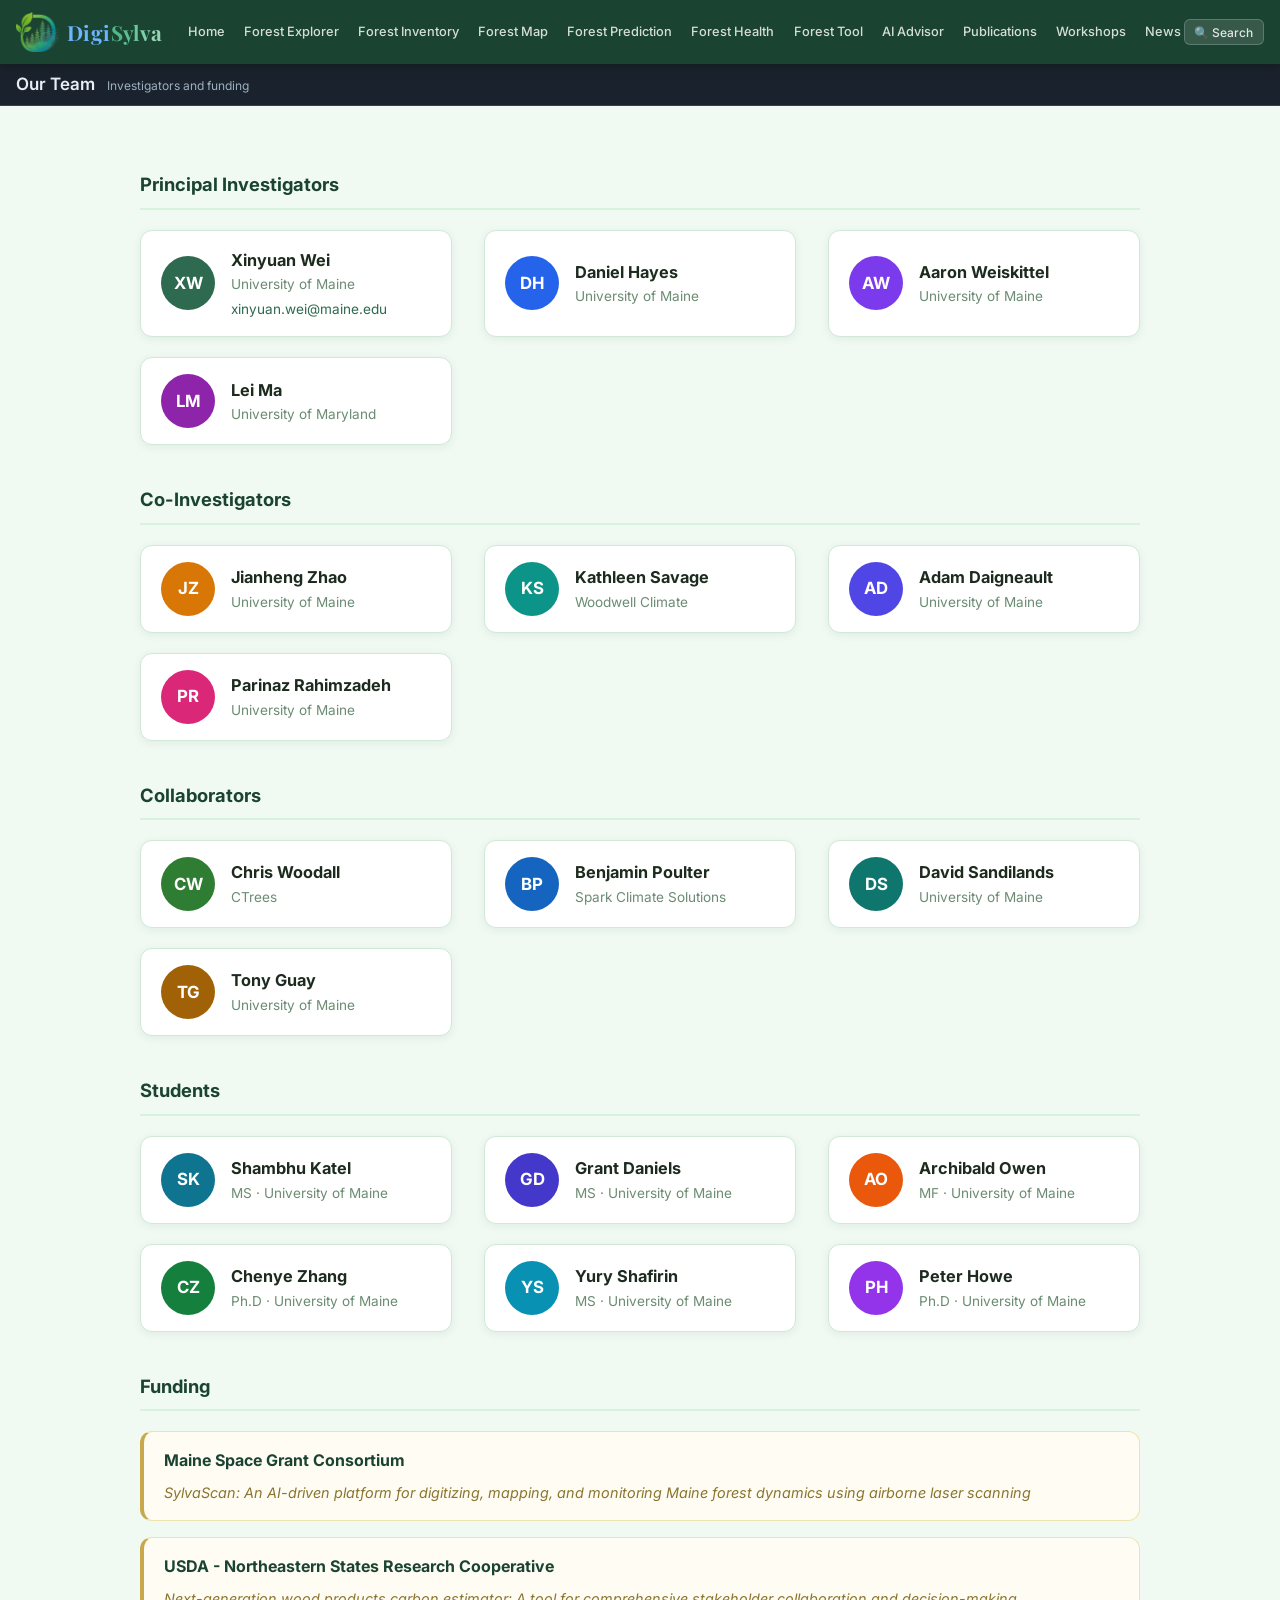
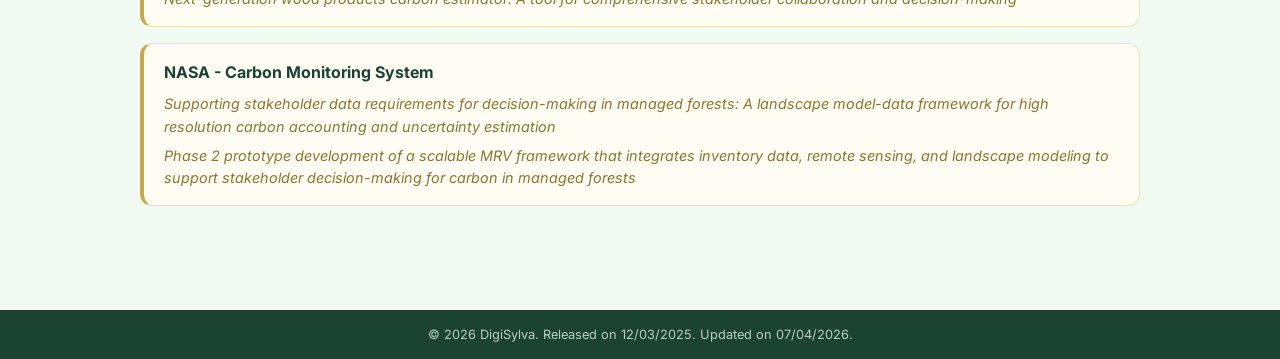
<file: pages/team.html>
<!DOCTYPE html>
<html lang="en">
<head>
  <meta charset="UTF-8" />
  <meta name="viewport" content="width=device-width, initial-scale=1.0" />
  <title>Team - DigiSylva</title>
  <meta name="description" content="Meet the investigators, collaborators, and students behind DigiSylva." />
  <meta name="robots" content="index, follow" />
  <link rel="canonical" href="https://digisylva.com/pages/team.html" />
  <meta property="og:type" content="website" />
  <meta property="og:site_name" content="DigiSylva" />
  <meta property="og:title" content="Team - DigiSylva" />
  <meta property="og:description" content="Meet the investigators, collaborators, and students behind DigiSylva." />
  <meta property="og:url" content="https://digisylva.com/pages/team.html" />
  <meta property="og:image" content="https://digisylva.com/assets/DigiSylva_logo_full.png" />
  <meta name="twitter:card" content="summary_large_image" />
  <link rel="icon" type="image/png" href="../assets/favicon.png" />
  <link rel="icon" href="../assets/favicon.ico" sizes="any" />
  <link rel="apple-touch-icon" href="../assets/apple-touch-icon.png" />
  <link rel="stylesheet" href="../css/style.css" />
  <style>
    .team-page { max-width: 1000px; margin: 0 auto; }
    .team-block { margin-bottom: 2.5rem; }
    .team-block-title {
      color: var(--green-dark);
      font-family: 'Inter', sans-serif;
      font-weight: 700;
      font-size: 1.15rem;
      margin-bottom: 1.25rem;
      padding-bottom: 0.5rem;
      border-bottom: 2px solid var(--green-pale);
    }
    .people-grid { display: grid; grid-template-columns: repeat(auto-fill, minmax(300px, 1fr)); gap: 1.25rem 2rem; }
    .person {
      display: flex; align-items: center; gap: 1rem;
      background: white; border: 1px solid var(--border);
      border-radius: var(--radius-md); padding: 1rem 1.25rem; box-shadow: var(--shadow-sm);
    }
    .avatar-circle {
      width: 54px; height: 54px; border-radius: 50%; flex-shrink: 0;
      display: flex; align-items: center; justify-content: center;
      color: #fff; font-weight: 700; font-size: 1.05rem;
    }
    .person .p-name { font-weight: 700; color: var(--text-dark); font-size: 1.02rem; }
    .person .p-aff { font-size: 0.85rem; color: var(--text-light); margin-top: 0.1rem; }
    .person .p-email { font-size: 0.85rem; margin-top: 0.15rem; }
    .person .p-email a { color: var(--green-mid); }
    .fund-card {
      background: #fffdf3; border: 1px solid #efe3ad; border-left: 4px solid var(--gold);
      border-radius: var(--radius-md); padding: 1rem 1.25rem; margin-bottom: 1rem;
    }
    .fund-card .f-agency { font-weight: 700; color: var(--green-dark); margin-bottom: 0.5rem; }
    .fund-card .f-title { font-style: italic; color: #8a742f; font-size: 0.9rem; line-height: 1.55; margin-bottom: 0.4rem; }
    .fund-card .f-title:last-child { margin-bottom: 0; }
  </style>
</head>
<body>

<!-- NAVBAR -->
<nav class="navbar">
  <a class="nav-brand" href="../index.html">
    <img src="../assets/DigiSylva_mark.png" alt="" class="brand-mark" />
    <span class="digisylva-logo"><span class="d-digi">Digi</span><span class="d-s">S</span><span class="d-y">y</span><span class="d-l">l</span><span class="d-v">v</span><span class="d-a">a</span></span>
  </a>
  <ul class="nav-links">
    <li><a href="../index.html">Home</a></li>
    <li><a href="forest-explorer.html">Forest Explorer</a></li>
    <li><a href="forest-inventory.html">Forest Inventory</a></li>
    <li><a href="forest-map.html">Forest Map</a></li>
    <li><a href="forest-prediction.html">Forest Prediction</a></li>
    <li><a href="forest-health.html">Forest Health</a></li>
    <li><a href="forest-tools.html">Forest Tool</a></li>
    <li><a href="ai-advisor.html">AI Advisor</a></li>
    <li><a href="publications.html">Publications</a></li>
    <li><a href="workshops.html">Workshops</a></li>
    <li><a href="news.html">News</a></li>
    <li><a href="team.html" class="active">Team</a></li>
  </ul>
  <button class="nav-search-btn" onclick="openSearch()" title="Search (Ctrl+K)">🔍 Search</button>
</nav>

<div class="page-wrapper">
  <div class="page-header">
    <div class="page-header-inner">
      <h1>Our Team</h1>
      <p>Investigators and funding</p>
    </div>
  </div>

  <div class="section">
    <div class="team-page">

      <div class="team-block">
        <div class="team-block-title">Principal Investigators</div>
        <div class="people-grid">
          <div class="person">
            <div class="avatar-circle" style="background:#2d6a4f;">XW</div>
            <div>
              <div class="p-name">Xinyuan Wei</div>
              <div class="p-aff">University of Maine</div>
              <div class="p-email"><a href="mailto:xinyuan.wei@maine.edu">xinyuan.wei@maine.edu</a></div>
            </div>
          </div>
          <div class="person">
            <div class="avatar-circle" style="background:#2563eb;">DH</div>
            <div><div class="p-name">Daniel Hayes</div><div class="p-aff">University of Maine</div></div>
          </div>
          <div class="person">
            <div class="avatar-circle" style="background:#7c3aed;">AW</div>
            <div><div class="p-name">Aaron Weiskittel</div><div class="p-aff">University of Maine</div></div>
          </div>
          <div class="person">
            <div class="avatar-circle" style="background:#8e24aa;">LM</div>
            <div><div class="p-name">Lei Ma</div><div class="p-aff">University of Maryland</div></div>
          </div>
        </div>
      </div>

      <div class="team-block">
        <div class="team-block-title">Co-Investigators</div>
        <div class="people-grid">
          <div class="person">
            <div class="avatar-circle" style="background:#d97706;">JZ</div>
            <div><div class="p-name">Jianheng Zhao</div><div class="p-aff">University of Maine</div></div>
          </div>
          <div class="person">
            <div class="avatar-circle" style="background:#0d9488;">KS</div>
            <div><div class="p-name">Kathleen Savage</div><div class="p-aff">Woodwell Climate</div></div>
          </div>
          <div class="person">
            <div class="avatar-circle" style="background:#4f46e5;">AD</div>
            <div><div class="p-name">Adam Daigneault</div><div class="p-aff">University of Maine</div></div>
          </div>
          <div class="person">
            <div class="avatar-circle" style="background:#db2777;">PR</div>
            <div><div class="p-name">Parinaz Rahimzadeh</div><div class="p-aff">University of Maine</div></div>
          </div>
        </div>
      </div>

      <div class="team-block">
        <div class="team-block-title">Collaborators</div>
        <div class="people-grid">
          <div class="person">
            <div class="avatar-circle" style="background:#2e7d32;">CW</div>
            <div><div class="p-name">Chris Woodall</div><div class="p-aff">CTrees</div></div>
          </div>
          <div class="person">
            <div class="avatar-circle" style="background:#1565c0;">BP</div>
            <div><div class="p-name">Benjamin Poulter</div><div class="p-aff">Spark Climate Solutions</div></div>
          </div>
          <div class="person">
            <div class="avatar-circle" style="background:#0f766e;">DS</div>
            <div><div class="p-name">David Sandilands</div><div class="p-aff">University of Maine</div></div>
          </div>
          <div class="person">
            <div class="avatar-circle" style="background:#a16207;">TG</div>
            <div><div class="p-name">Tony Guay</div><div class="p-aff">University of Maine</div></div>
          </div>
        </div>
      </div>

      <div class="team-block">
        <div class="team-block-title">Students</div>
        <div class="people-grid">
          <div class="person">
            <div class="avatar-circle" style="background:#0e7490;">SK</div>
            <div><div class="p-name">Shambhu Katel</div><div class="p-aff">MS · University of Maine</div></div>
          </div>
          <div class="person">
            <div class="avatar-circle" style="background:#4338ca;">GD</div>
            <div><div class="p-name">Grant Daniels</div><div class="p-aff">MS · University of Maine</div></div>
          </div>
          <div class="person">
            <div class="avatar-circle" style="background:#ea580c;">AO</div>
            <div><div class="p-name">Archibald Owen</div><div class="p-aff">MF · University of Maine</div></div>
          </div>
          <div class="person">
            <div class="avatar-circle" style="background:#15803d;">CZ</div>
            <div><div class="p-name">Chenye Zhang</div><div class="p-aff">Ph.D · University of Maine</div></div>
          </div>
          <div class="person">
            <div class="avatar-circle" style="background:#0891b2;">YS</div>
            <div><div class="p-name">Yury Shafirin</div><div class="p-aff">MS · University of Maine</div></div>
          </div>
          <div class="person">
            <div class="avatar-circle" style="background:#9333ea;">PH</div>
            <div><div class="p-name">Peter Howe</div><div class="p-aff">Ph.D · University of Maine</div></div>
          </div>
        </div>
      </div>

      <div class="team-block">
        <div class="team-block-title">Funding</div>
        <div class="fund-card">
          <div class="f-agency">Maine Space Grant Consortium</div>
          <div class="f-title">SylvaScan: An AI-driven platform for digitizing, mapping, and monitoring Maine forest dynamics using airborne laser scanning</div>
        </div>
        <div class="fund-card">
          <div class="f-agency">USDA - Northeastern States Research Cooperative</div>
          <div class="f-title">Next-generation wood products carbon estimator: A tool for comprehensive stakeholder collaboration and decision-making</div>
        </div>
        <div class="fund-card">
          <div class="f-agency">NASA - Carbon Monitoring System</div>
          <div class="f-title">Supporting stakeholder data requirements for decision-making in managed forests: A landscape model-data framework for high resolution carbon accounting and uncertainty estimation</div>
          <div class="f-title">Phase 2 prototype development of a scalable MRV framework that integrates inventory data, remote sensing, and landscape modeling to support stakeholder decision-making for carbon in managed forests</div>
        </div>
      </div>

    </div>
  </div>

</div><!-- page-wrapper -->

<footer>
  <div class="footer-inner">
    <div class="footer-bottom">
      <span>© 2026 DigiSylva. Released on 12/03/2025. Updated on 07/04/2026.</span>
    </div>
  </div>
</footer>

<script src="../js/search.js"></script>
</body>
</html>
</file>
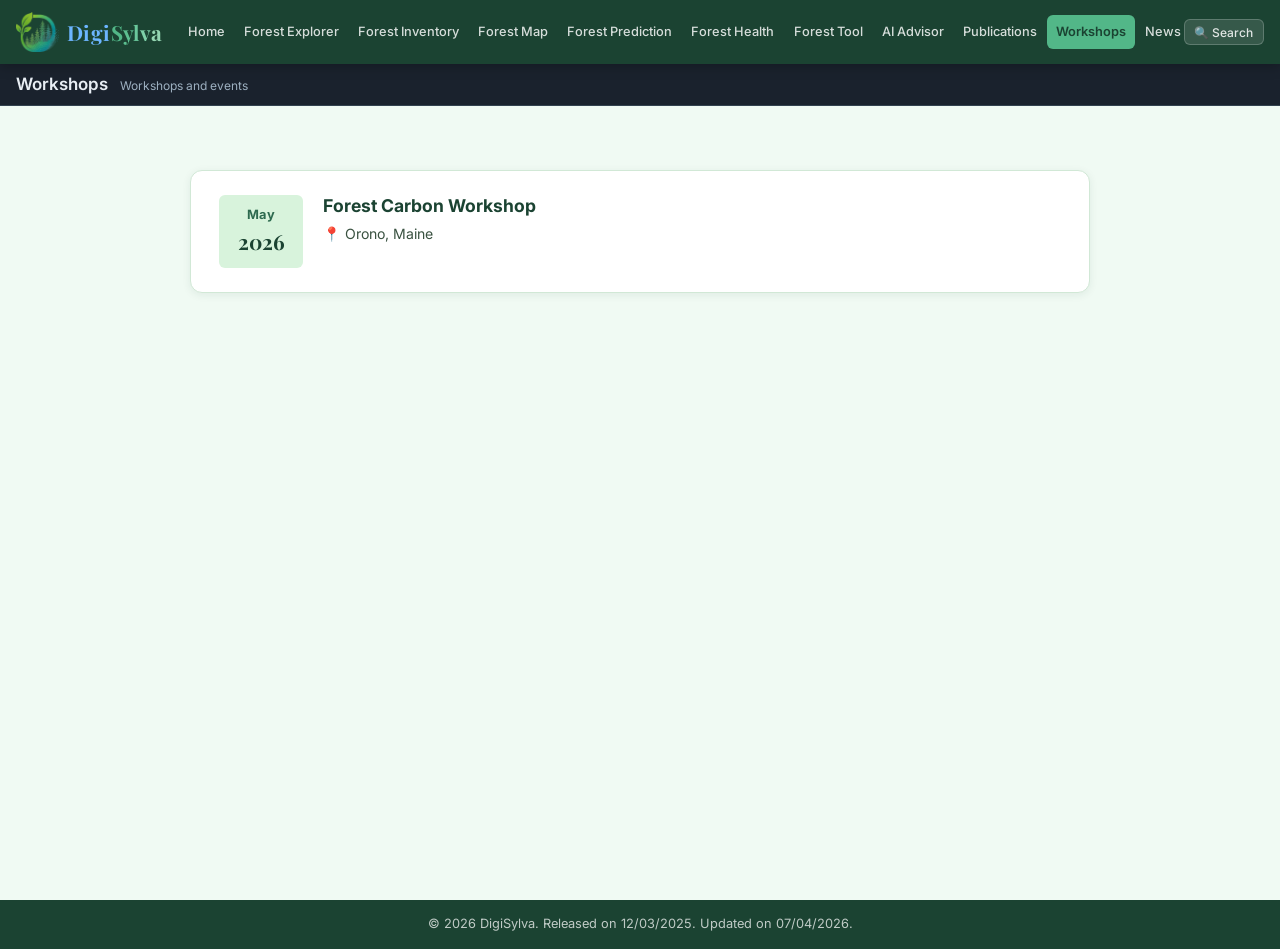
<file: pages/workshops.html>
<!DOCTYPE html>
<html lang="en">
<head>
  <meta charset="UTF-8" />
  <meta name="viewport" content="width=device-width, initial-scale=1.0" />
  <title>Workshops - DigiSylva</title>
  <meta name="description" content="Workshops, training, and events on forest science and carbon from DigiSylva." />
  <meta name="robots" content="index, follow" />
  <link rel="canonical" href="https://digisylva.com/pages/workshops.html" />
  <meta property="og:type" content="website" />
  <meta property="og:site_name" content="DigiSylva" />
  <meta property="og:title" content="Workshops - DigiSylva" />
  <meta property="og:description" content="Workshops, training, and events on forest science and carbon from DigiSylva." />
  <meta property="og:url" content="https://digisylva.com/pages/workshops.html" />
  <meta property="og:image" content="https://digisylva.com/assets/DigiSylva_logo_full.png" />
  <meta name="twitter:card" content="summary_large_image" />
  <link rel="icon" type="image/png" href="../assets/favicon.png" />
  <link rel="icon" href="../assets/favicon.ico" sizes="any" />
  <link rel="apple-touch-icon" href="../assets/apple-touch-icon.png" />
  <link rel="stylesheet" href="../css/style.css" />
  <style>
    .ws-wrap { max-width: 900px; margin: 0 auto; }
    .ws-item {
      display: flex; gap: 1.25rem; align-items: flex-start;
      background: white; border: 1px solid var(--border); border-radius: var(--radius-md);
      padding: 1.5rem 1.75rem; box-shadow: var(--shadow-sm); margin-bottom: 1.25rem;
    }
    .ws-date {
      flex-shrink: 0; width: 84px; text-align: center;
      background: var(--green-pale); border-radius: var(--radius-sm); padding: 0.6rem 0.4rem;
    }
    .ws-date .m { font-size: 0.8rem; font-weight: 700; color: var(--green-mid); text-transform: none; letter-spacing: 0.03em; }
    .ws-date .y { font-size: 1.3rem; font-weight: 700; color: var(--green-dark); font-family: 'Playfair Display', serif; }
    .ws-body h3 { color: var(--green-dark); font-family: 'Inter', sans-serif; font-size: 1.1rem; margin: 0 0 0.35rem; }
    .ws-loc { font-size: 0.88rem; color: var(--text-mid); }
  </style>
</head>
<body>

<!-- NAVBAR -->
<nav class="navbar">
  <a class="nav-brand" href="../index.html">
    <img src="../assets/DigiSylva_mark.png" alt="" class="brand-mark" />
    <span class="digisylva-logo"><span class="d-digi">Digi</span><span class="d-s">S</span><span class="d-y">y</span><span class="d-l">l</span><span class="d-v">v</span><span class="d-a">a</span></span>
  </a>
  <ul class="nav-links">
    <li><a href="../index.html">Home</a></li>
    <li><a href="forest-explorer.html">Forest Explorer</a></li>
    <li><a href="forest-inventory.html">Forest Inventory</a></li>
    <li><a href="forest-map.html">Forest Map</a></li>
    <li><a href="forest-prediction.html">Forest Prediction</a></li>
    <li><a href="forest-health.html">Forest Health</a></li>
    <li><a href="forest-tools.html">Forest Tool</a></li>
    <li><a href="ai-advisor.html">AI Advisor</a></li>
    <li><a href="publications.html">Publications</a></li>
    <li><a href="workshops.html" class="active">Workshops</a></li>
    <li><a href="news.html">News</a></li>
    <li><a href="team.html">Team</a></li>
  </ul>
  <button class="nav-search-btn" onclick="openSearch()" title="Search (Ctrl+K)">🔍 Search</button>
</nav>

<div class="page-wrapper">
  <div class="page-header">
    <div class="page-header-inner">
      <h1>Workshops</h1>
      <p>Workshops and events</p>
    </div>
  </div>

  <div class="section">
    <div class="ws-wrap">

      <div class="ws-item">
        <div class="ws-date">
          <div class="m">May</div>
          <div class="y">2026</div>
        </div>
        <div class="ws-body">
          <h3>Forest Carbon Workshop</h3>
          <div class="ws-loc">📍 Orono, Maine</div>
        </div>
      </div>

    </div>
  </div>
</div><!-- page-wrapper -->

<footer>
  <div class="footer-inner">
    <div class="footer-bottom">
      <span>© 2026 DigiSylva. Released on 12/03/2025. Updated on 07/04/2026.</span>
    </div>
  </div>
</footer>

<script src="../js/search.js"></script>
</body>
</html>
</file>
<file: css/style.css>
/* ============================================================
   DigiSylva - Shared Stylesheet
   University of Maine · School of Forest Resources
   ============================================================ */

/* ── Google Fonts ── */
@import url('https://fonts.googleapis.com/css2?family=Inter:wght@300;400;500;600;700&family=Playfair+Display:wght@600;700&display=swap');

/* ── CSS Variables ── */
:root {
  --green-dark:   #1b4332;
  --green-mid:    #2d6a4f;
  --green-bright: #52b788;
  --green-light:  #95d5b2;
  --green-pale:   #d8f3dc;
  --green-bg:     #f0faf3;
  --gold:         #c9a84c;
  --gold-light:   #f4e2aa;
  --brown:        #6b3f1f;
  --text-dark:    #1c2b1e;
  --text-mid:     #3a5241;
  --text-light:   #6b8c72;
  --white:        #ffffff;
  --card-bg:      #ffffff;
  --border:       #d1e8d6;
  --shadow-sm:    0 2px 8px rgba(27,67,50,0.08);
  --shadow-md:    0 4px 20px rgba(27,67,50,0.12);
  --shadow-lg:    0 8px 32px rgba(27,67,50,0.16);
  --radius-sm:    6px;
  --radius-md:    12px;
  --radius-lg:    20px;
  --nav-h:        64px;
  --transition:   0.25s ease;
}

/* ── Reset & Base ── */
*, *::before, *::after { box-sizing: border-box; margin: 0; padding: 0; }

html { scroll-behavior: smooth; font-size: 16px; }

body {
  font-family: 'Inter', sans-serif;
  color: var(--text-dark);
  background: var(--green-bg);
  line-height: 1.6;
  min-height: 100vh;
}

a { color: var(--green-mid); text-decoration: none; transition: color var(--transition); }
a:hover { color: var(--green-bright); }

img { max-width: 100%; display: block; }

h1, h2, h3, h4 { font-family: 'Playfair Display', serif; line-height: 1.25; }
h1 { font-size: clamp(2rem, 4vw, 3rem); }
h2 { font-size: clamp(1.5rem, 3vw, 2.25rem); }
h3 { font-size: clamp(1.15rem, 2vw, 1.5rem); }
h4 { font-size: 1.1rem; font-family: 'Inter', sans-serif; font-weight: 600; }

p { color: var(--text-mid); }

/* ── Navbar ── */
.navbar {
  position: fixed;
  top: 0; left: 0; right: 0;
  height: var(--nav-h);
  background: var(--green-dark);
  display: flex;
  align-items: center;
  padding: 0 2rem;
  z-index: 1000;
  box-shadow: 0 2px 12px rgba(0,0,0,0.25);
  gap: 0;
  flex-wrap: nowrap;
}

.nav-brand {
  display: flex;
  align-items: center;
  gap: 0.5rem;
  text-decoration: none;
  flex-shrink: 0;
  margin-right: 2rem;
}

.nav-logo-icon {
  width: 36px;
  height: 36px;
  background: var(--green-bright);
  border-radius: 8px;
  display: flex;
  align-items: center;
  justify-content: center;
  font-size: 1.2rem;
}

.nav-brand-text {
  font-family: 'Playfair Display', serif;
  font-size: 1.3rem;
  font-weight: 700;
  color: var(--white);
  letter-spacing: 0.02em;
}

.nav-links {
  display: flex;
  align-items: center;
  gap: 0.25rem;
  list-style: none;
  flex: 1;
  flex-wrap: nowrap;        /* never fold onto a second line */
  min-width: 0;
  overflow-x: auto;         /* if it truly cannot fit, scroll instead of wrapping */
  scrollbar-width: none;
}
.nav-links::-webkit-scrollbar { display: none; }

.nav-links a {
  display: block;
  padding: 0.45rem 0.85rem;
  color: rgba(255,255,255,0.82);
  font-size: 0.875rem;
  font-weight: 500;
  border-radius: var(--radius-sm);
  transition: all var(--transition);
  white-space: nowrap;
  text-decoration: none;
}

.nav-links a:hover,
.nav-links a.active {
  background: rgba(255,255,255,0.12);
  color: #ffffff;
}

.nav-links a.active {
  background: var(--green-bright);
  color: var(--green-dark);
  font-weight: 600;
}

/* ── DigiSylva Styled Logo Wordmark ── */
.digisylva-logo {
  font-family: 'Playfair Display', serif;
  font-weight: 700;
  letter-spacing: 0.02em;
  line-height: 1;
  font-size: 1.3rem;
}
/* "Digi" = digital blue · "Sylva" = forest greens */
.d-digi { color: #6cb5ff; }
.d-s    { color: #52b788; }
.d-y    { color: #5cbf90; }
.d-l    { color: #6ac79b; }
.d-v    { color: #7ed0a8; }
.d-a    { color: #95d5b2; }

/* Hero-scale logo (larger, lighter tints for dark background) */
.hero-logo { display: block; }
.hero-logo .d-digi { color: #8ec5ff; }
.hero-logo .d-s    { color: #95d5b2; }
.hero-logo .d-y    { color: #a5dcbf; }
.hero-logo .d-l    { color: #b0e0c8; }
.hero-logo .d-v    { color: #bde8d3; }
.hero-logo .d-a    { color: var(--green-light); }

/* Logo images: emblem mark in navbar/footer, full logo on hero */
.brand-mark { height: 40px; width: auto; display: block; }
.hero-logo-img { height: 200px; width: auto; display: block; margin: 0 auto 1rem; }

/* Nav Search Button */
.nav-search-btn {
  margin-left: auto;
  background: rgba(255,255,255,0.12);
  border: 1px solid rgba(255,255,255,0.2);
  border-radius: var(--radius-sm);
  color: rgba(255,255,255,0.85);
  cursor: pointer;
  padding: 0.35rem 0.85rem;
  font-size: 0.8rem;
  font-weight: 500;
  transition: all var(--transition);
  font-family: 'Inter', sans-serif;
  white-space: nowrap;
  display: flex;
  align-items: center;
  gap: 0.35rem;
  flex-shrink: 0;
}
.nav-search-btn:hover {
  background: rgba(255,255,255,0.22);
  color: white;
}

/* ── Page Wrapper ── */
.page-wrapper {
  padding-top: var(--nav-h);
  min-height: 100vh;
}

/* ── Hero Section ── */
.hero {
  background: linear-gradient(rgba(18,42,26,0.62), rgba(9,26,16,0.80)), url("../assets/Acadia.jpg") center / cover no-repeat;
  color: white;
  padding: 5rem 2rem 4rem;
  text-align: center;
  position: relative;
  overflow: hidden;
}

.hero::before {
  content: '';
  position: absolute;
  inset: 0;
  background: url("data:image/svg+xml,%3Csvg xmlns='http://www.w3.org/2000/svg' viewBox='0 0 1440 320'%3E%3Cpath fill='rgba(82,183,136,0.08)' d='M0,96L48,112C96,128,192,160,288,160C384,160,480,128,576,112C672,96,768,96,864,112C960,128,1056,160,1152,165.3C1248,171,1344,149,1392,138.7L1440,128L1440,320L0,320Z'/%3E%3C/svg%3E") bottom no-repeat;
  background-size: cover;
}

.hero-content { position: relative; max-width: 800px; margin: 0 auto; }

.hero-eyebrow {
  display: inline-flex;
  align-items: center;
  gap: 0.5rem;
  background: rgba(149,213,178,0.15);
  border: 1px solid rgba(149,213,178,0.3);
  border-radius: 100px;
  padding: 0.35rem 1rem;
  font-size: 0.8rem;
  font-weight: 600;
  letter-spacing: 0.08em;
  color: var(--green-light);
  margin-bottom: 1.5rem;
}

.hero h1 {
  font-size: clamp(2.5rem, 6vw, 4.5rem);
  color: white;
  margin-bottom: 1rem;
  font-weight: 700;
}

.hero h1 span { color: var(--green-light); }

.hero p {
  font-size: 1.15rem;
  color: rgba(255,255,255,0.78);
  max-width: 600px;
  margin: 0 auto 2.5rem;
  line-height: 1.7;
}

.hero-btns {
  display: flex;
  gap: 1rem;
  justify-content: center;
  flex-wrap: wrap;
}

/* ── Buttons ── */
.btn {
  display: inline-flex;
  align-items: center;
  gap: 0.5rem;
  padding: 0.7rem 1.6rem;
  border-radius: var(--radius-sm);
  font-size: 0.9rem;
  font-weight: 600;
  cursor: pointer;
  transition: all var(--transition);
  border: 2px solid transparent;
  text-decoration: none;
  font-family: 'Inter', sans-serif;
}

.btn-primary {
  background: var(--green-bright);
  color: var(--green-dark);
}
.btn-primary:hover {
  background: var(--green-light);
  color: var(--green-dark);
  transform: translateY(-1px);
  box-shadow: 0 4px 16px rgba(82,183,136,0.35);
}

.btn-outline {
  background: transparent;
  border-color: rgba(255,255,255,0.4);
  color: white;
}
.btn-outline:hover {
  background: rgba(255,255,255,0.1);
  border-color: rgba(255,255,255,0.7);
  color: white;
}

.btn-sm { padding: 0.45rem 1rem; font-size: 0.8rem; }
.btn-dark {
  background: var(--green-dark);
  color: white;
  border-color: var(--green-dark);
}
.btn-dark:hover { background: var(--green-mid); color: white; }

/* ── Stats Bar ── */
.stats-bar {
  background: white;
  border-bottom: 1px solid var(--border);
  display: flex;
  justify-content: center;
  flex-wrap: wrap;
  gap: 0;
  box-shadow: var(--shadow-sm);
}

.stat-item {
  padding: 1.25rem 2.5rem;
  text-align: center;
  border-right: 1px solid var(--border);
  flex: 1;
  min-width: 150px;
}
.stat-item:last-child { border-right: none; }

.stat-value {
  font-size: 1.75rem;
  font-weight: 700;
  color: var(--green-mid);
  font-family: 'Playfair Display', serif;
  display: block;
}

.stat-label {
  font-size: 0.78rem;
  color: var(--text-light);
  font-weight: 500;
  letter-spacing: 0.06em;
  margin-top: 0.15rem;
}

/* ── Section Containers ── */
.section {
  padding: 4rem 2rem;
  max-width: 1300px;
  margin: 0 auto;
}

.section-header {
  text-align: center;
  margin-bottom: 3rem;
}

.section-header h2 { color: var(--green-dark); margin-bottom: 0.75rem; }
.section-header p { max-width: 600px; margin: 0 auto; font-size: 1rem; }

.section-tag {
  display: inline-block;
  background: var(--green-pale);
  color: var(--green-mid);
  font-size: 0.75rem;
  font-weight: 700;
  letter-spacing: 0.08em;
  padding: 0.3rem 0.9rem;
  border-radius: 100px;
  margin-bottom: 0.75rem;
}

/* ── Cards ── */
.card {
  background: var(--card-bg);
  border: 1px solid var(--border);
  border-radius: var(--radius-md);
  padding: 1.75rem;
  box-shadow: var(--shadow-sm);
  transition: all var(--transition);
}

.card:hover {
  box-shadow: var(--shadow-md);
  transform: translateY(-2px);
}

.card-icon {
  width: 48px;
  height: 48px;
  border-radius: var(--radius-sm);
  background: var(--green-pale);
  display: flex;
  align-items: center;
  justify-content: center;
  font-size: 1.4rem;
  margin-bottom: 1rem;
}

/* ── Grid Layouts ── */
.grid-2 { display: grid; grid-template-columns: repeat(auto-fit, minmax(280px, 1fr)); gap: 1.5rem; }
.grid-3 { display: grid; grid-template-columns: repeat(auto-fit, minmax(260px, 1fr)); gap: 1.5rem; }
.grid-4 { display: grid; grid-template-columns: repeat(auto-fit, minmax(220px, 1fr)); gap: 1.25rem; }

/* ── State Cards ── */
.state-card {
  background: white;
  border: 1px solid var(--border);
  border-radius: var(--radius-md);
  overflow: hidden;
  box-shadow: var(--shadow-sm);
  transition: all var(--transition);
}

.state-card:hover {
  box-shadow: var(--shadow-md);
  transform: translateY(-3px);
}

.state-card-header {
  background: linear-gradient(135deg, var(--green-dark), var(--green-mid));
  color: white;
  padding: 1.25rem 1.5rem;
  display: flex;
  align-items: center;
  gap: 0.75rem;
}

.state-flag { font-size: 1.8rem; }

.state-card-header h3 {
  font-family: 'Inter', sans-serif;
  font-size: 1.05rem;
  font-weight: 700;
  color: white;
  margin: 0;
}

.state-coverage {
  font-size: 0.8rem;
  color: var(--green-light);
  margin-top: 0.2rem;
}

.state-card-body {
  padding: 1.25rem 1.5rem;
}

.state-card-body p {
  font-size: 0.875rem;
  color: var(--text-mid);
  line-height: 1.65;
  margin-bottom: 0.75rem;
}

.state-tags { display: flex; gap: 0.4rem; flex-wrap: wrap; }

.tag {
  background: var(--green-pale);
  color: var(--green-mid);
  font-size: 0.72rem;
  font-weight: 600;
  padding: 0.2rem 0.6rem;
  border-radius: 100px;
}

/* ── Page Header (inner pages) ── */
.page-header {
  display: flex;
  align-items: center;
  gap: 12px;
  padding: 10px 16px;
  background: #1a222d;
  border-bottom: 1px solid #32424f;
  color: #e8eef4;
}

.page-header-inner,
.page-header > div {
  display: flex;
  align-items: baseline;
  gap: 12px;
  max-width: none;
  margin: 0;
  flex-wrap: wrap;
}

.page-header h1 {
  font-family: 'Inter', sans-serif;
  font-size: 17px;
  font-weight: 600;
  color: #e8eef4;
  margin: 0;
  white-space: nowrap;
}

.page-header p {
  color: #9db0c0;
  font-size: 12px;
  margin: 0;
  white-space: nowrap;
}

.breadcrumb {
  display: flex;
  align-items: center;
  gap: 0.5rem;
  font-size: 0.8rem;
  color: rgba(255,255,255,0.55);
  margin-bottom: 1rem;
}

.breadcrumb a { color: var(--green-light); }
.breadcrumb span { color: rgba(255,255,255,0.4); }

/* ── Map Page ── */
#map-container {
  height: calc(100vh - var(--nav-h) - 200px);
  min-height: 480px;
  border-radius: var(--radius-md);
  overflow: hidden;
  border: 1px solid var(--border);
  box-shadow: var(--shadow-md);
}

.map-controls {
  background: white;
  border: 1px solid var(--border);
  border-radius: var(--radius-md);
  padding: 1.25rem;
  box-shadow: var(--shadow-sm);
}

.map-controls h4 { color: var(--green-dark); margin-bottom: 1rem; font-size: 0.9rem; letter-spacing: 0.05em; }

.control-group { margin-bottom: 1.25rem; }
.control-group:last-child { margin-bottom: 0; }
.control-group label { display: block; font-size: 0.8rem; font-weight: 600; color: var(--text-light); margin-bottom: 0.5rem; letter-spacing: 0.05em; }

.btn-group { display: flex; flex-wrap: wrap; gap: 0.35rem; }

.btn-toggle {
  padding: 0.4rem 0.8rem;
  font-size: 0.8rem;
  font-weight: 500;
  border: 1px solid var(--border);
  border-radius: var(--radius-sm);
  background: white;
  color: var(--text-mid);
  cursor: pointer;
  transition: all var(--transition);
  font-family: 'Inter', sans-serif;
}

.btn-toggle:hover { border-color: var(--green-bright); color: var(--green-mid); }
.btn-toggle.active { background: var(--green-mid); color: white; border-color: var(--green-mid); }

.opacity-slider { width: 100%; accent-color: var(--green-mid); }

.stats-panel {
  background: white;
  border: 1px solid var(--border);
  border-radius: var(--radius-md);
  padding: 1.25rem;
  box-shadow: var(--shadow-sm);
}

.stats-panel h4 { color: var(--green-dark); margin-bottom: 1rem; font-size: 0.9rem; letter-spacing: 0.05em; }

.stat-row {
  display: flex;
  justify-content: space-between;
  align-items: center;
  padding: 0.5rem 0;
  border-bottom: 1px solid var(--border);
  font-size: 0.85rem;
}
.stat-row:last-child { border-bottom: none; }
.stat-row .label { color: var(--text-light); }
.stat-row .value { font-weight: 600; color: var(--green-dark); }

.legend-bar {
  height: 12px;
  border-radius: 6px;
  margin: 0.5rem 0;
}

.legend-labels { display: flex; justify-content: space-between; font-size: 0.72rem; color: var(--text-light); }

/* ── Chart Containers ── */
.chart-wrap {
  background: white;
  border: 1px solid var(--border);
  border-radius: var(--radius-md);
  padding: 1.5rem;
  box-shadow: var(--shadow-sm);
}

/* ── Team Cards ── */
.team-card {
  background: white;
  border: 1px solid var(--border);
  border-radius: var(--radius-lg);
  overflow: hidden;
  box-shadow: var(--shadow-sm);
  transition: all var(--transition);
  text-align: center;
}

.team-card:hover { box-shadow: var(--shadow-lg); transform: translateY(-4px); }

.team-avatar {
  width: 100%;
  height: 220px;
  background: linear-gradient(135deg, var(--green-dark), var(--green-mid));
  display: flex;
  align-items: center;
  justify-content: center;
  font-size: 5rem;
}

.team-info { padding: 1.75rem 1.5rem 1.5rem; }
.team-info h3 { font-size: 1.25rem; color: var(--green-dark); margin-bottom: 0.25rem; }
.team-title { font-size: 0.85rem; color: var(--green-bright); font-weight: 600; margin-bottom: 0.25rem; }
.team-dept { font-size: 0.8rem; color: var(--text-light); margin-bottom: 1rem; }
.team-bio { font-size: 0.875rem; color: var(--text-mid); line-height: 1.65; margin-bottom: 1.25rem; text-align: left; }

.team-links { display: flex; justify-content: center; gap: 0.5rem; }
.team-link {
  width: 36px; height: 36px;
  border-radius: 50%;
  background: var(--green-pale);
  color: var(--green-mid);
  display: flex; align-items: center; justify-content: center;
  font-size: 0.9rem;
  transition: all var(--transition);
  text-decoration: none;
}
.team-link:hover { background: var(--green-mid); color: white; }

/* ── Publications ── */
.pub-card {
  background: white;
  border: 1px solid var(--border);
  border-radius: var(--radius-md);
  padding: 1.5rem 1.75rem;
  box-shadow: var(--shadow-sm);
  display: flex;
  gap: 1.25rem;
  transition: all var(--transition);
  margin-bottom: 1rem;
}

.pub-card:hover { box-shadow: var(--shadow-md); border-left: 3px solid var(--green-bright); }

.pub-year-badge {
  flex-shrink: 0;
  width: 52px;
  height: 52px;
  background: var(--green-pale);
  color: var(--green-mid);
  border-radius: var(--radius-sm);
  display: flex;
  align-items: center;
  justify-content: center;
  font-size: 0.75rem;
  font-weight: 700;
  text-align: center;
  line-height: 1.2;
}

.pub-content h4 { color: var(--green-dark); margin-bottom: 0.35rem; font-size: 0.975rem; line-height: 1.4; }
.pub-authors { font-size: 0.82rem; color: var(--text-light); margin-bottom: 0.3rem; }
.pub-journal { font-size: 0.82rem; color: var(--green-mid); font-style: italic; font-weight: 500; }
.pub-tags { display: flex; gap: 0.4rem; margin-top: 0.6rem; flex-wrap: wrap; }

/* ── AI Advisor ── */
.chat-wrap {
  background: white;
  border: 1px solid var(--border);
  border-radius: var(--radius-lg);
  overflow: hidden;
  box-shadow: var(--shadow-md);
  display: flex;
  flex-direction: column;
  height: 580px;
}

.chat-header {
  background: linear-gradient(135deg, var(--green-dark), var(--green-mid));
  color: white;
  padding: 1rem 1.5rem;
  display: flex;
  align-items: center;
  gap: 0.75rem;
}

.chat-avatar {
  width: 40px; height: 40px;
  background: var(--green-bright);
  border-radius: 50%;
  display: flex; align-items: center; justify-content: center;
  font-size: 1.2rem;
}

.chat-header-info h4 { font-family: 'Inter', sans-serif; font-size: 0.95rem; color: white; margin: 0; }
.chat-status { font-size: 0.75rem; color: var(--green-light); display: flex; align-items: center; gap: 0.3rem; }
.status-dot { width: 7px; height: 7px; background: #4ade80; border-radius: 50%; }

.chat-messages {
  flex: 1;
  overflow-y: auto;
  padding: 1.25rem;
  display: flex;
  flex-direction: column;
  gap: 1rem;
  background: #f8fdf9;
}

.msg { display: flex; gap: 0.75rem; max-width: 85%; }
.msg.user { align-self: flex-end; flex-direction: row-reverse; }

.msg-avatar {
  width: 32px; height: 32px;
  border-radius: 50%;
  flex-shrink: 0;
  display: flex; align-items: center; justify-content: center;
  font-size: 0.9rem;
}

.msg.bot .msg-avatar { background: var(--green-pale); color: var(--green-mid); }
.msg.user .msg-avatar { background: var(--green-mid); color: white; }

.msg-bubble {
  padding: 0.75rem 1rem;
  border-radius: 16px;
  font-size: 0.875rem;
  line-height: 1.6;
}

.msg.bot .msg-bubble { background: white; color: var(--text-dark); border: 1px solid var(--border); border-top-left-radius: 4px; box-shadow: var(--shadow-sm); }
.msg.user .msg-bubble { background: var(--green-mid); color: white; border-top-right-radius: 4px; }

.chat-suggestions { padding: 0.75rem 1.25rem; display: flex; gap: 0.5rem; flex-wrap: wrap; background: white; border-top: 1px solid var(--border); }
.suggestion-chip {
  padding: 0.35rem 0.85rem;
  background: var(--green-pale);
  color: var(--green-mid);
  border-radius: 100px;
  font-size: 0.78rem;
  font-weight: 500;
  cursor: pointer;
  border: 1px solid var(--border);
  transition: all var(--transition);
  font-family: 'Inter', sans-serif;
}
.suggestion-chip:hover { background: var(--green-mid); color: white; border-color: var(--green-mid); }

.chat-input-row {
  display: flex;
  gap: 0.5rem;
  padding: 1rem 1.25rem;
  background: white;
  border-top: 1px solid var(--border);
}

.chat-input {
  flex: 1;
  padding: 0.65rem 1rem;
  border: 1px solid var(--border);
  border-radius: 100px;
  font-size: 0.875rem;
  font-family: 'Inter', sans-serif;
  outline: none;
  transition: border-color var(--transition);
  background: var(--green-bg);
}
.chat-input:focus { border-color: var(--green-bright); }

.chat-send {
  width: 40px; height: 40px;
  border-radius: 50%;
  background: var(--green-mid);
  color: white;
  border: none;
  cursor: pointer;
  display: flex; align-items: center; justify-content: center;
  font-size: 1rem;
  transition: all var(--transition);
  flex-shrink: 0;
}
.chat-send:hover { background: var(--green-dark); transform: scale(1.05); }

/* ── News ── */
.news-card {
  background: white;
  border: 1px solid var(--border);
  border-radius: var(--radius-md);
  overflow: hidden;
  box-shadow: var(--shadow-sm);
  transition: all var(--transition);
}
.news-card:hover { box-shadow: var(--shadow-md); transform: translateY(-2px); }

.news-card-img {
  height: 180px;
  display: flex;
  align-items: center;
  justify-content: center;
  font-size: 3rem;
}

.news-card-body { padding: 1.25rem; }
.news-date { font-size: 0.75rem; color: var(--text-light); font-weight: 500; letter-spacing: 0.06em; margin-bottom: 0.5rem; }
.news-card-body h4 { color: var(--green-dark); font-size: 1rem; line-height: 1.4; margin-bottom: 0.5rem; }
.news-card-body p { font-size: 0.85rem; color: var(--text-mid); line-height: 1.6; margin-bottom: 1rem; }
.news-read-more { font-size: 0.82rem; font-weight: 600; color: var(--green-mid); }

/* ── Footer ── */
footer {
  background: var(--green-dark);
  color: rgba(255,255,255,0.72);
  padding: 0;
  margin-top: 0;
  flex-shrink: 0;
}

.footer-inner {
  max-width: 1300px;
  margin: 0 auto;
  padding: 0 1.5rem;
}

.footer-top {
  display: grid;
  grid-template-columns: 1.5fr 1fr 1fr;
  gap: 3rem;
  margin-bottom: 2.5rem;
}

.footer-brand p { font-size: 0.875rem; line-height: 1.7; margin-top: 0.75rem; color: rgba(255,255,255,0.6); }
.footer-title { font-size: 0.8rem; font-weight: 700; color: white; letter-spacing: 0.08em; margin-bottom: 1rem; }
.footer-links { list-style: none; display: flex; flex-direction: column; gap: 0.5rem; }
.footer-links a { font-size: 0.875rem; color: rgba(255,255,255,0.6); transition: color var(--transition); }
.footer-links a:hover { color: var(--green-light); }

.footer-bottom {
  border-top: none;
  padding: 0.9rem 0;
  display: flex;
  justify-content: center;
  align-items: center;
  font-size: 0.8rem;
  text-align: center;
}

/* ── Utilities ── */
.text-center { text-align: center; }
.mt-1 { margin-top: 1rem; }
.mt-2 { margin-top: 2rem; }
.mb-1 { margin-bottom: 1rem; }
.flex { display: flex; }
.flex-col { flex-direction: column; }
.gap-1 { gap: 1rem; }
.items-center { align-items: center; }
.justify-between { justify-content: space-between; }

.year-filter-badge {
  display: inline-flex;
  align-items: center;
  gap: 0.4rem;
  background: var(--green-pale);
  color: var(--green-mid);
  border-radius: 100px;
  padding: 0.3rem 0.8rem;
  font-size: 0.78rem;
  font-weight: 600;
  margin: 0.2rem;
}

/* Prediction page */
.prediction-controls {
  background: white;
  border: 1px solid var(--border);
  border-radius: var(--radius-md);
  padding: 1.5rem;
  box-shadow: var(--shadow-sm);
}

.form-group { margin-bottom: 1rem; }
.form-group label { display: block; font-size: 0.82rem; font-weight: 600; color: var(--text-mid); margin-bottom: 0.4rem; }
.form-select, .form-input {
  width: 100%;
  padding: 0.55rem 0.85rem;
  border: 1px solid var(--border);
  border-radius: var(--radius-sm);
  font-size: 0.875rem;
  font-family: 'Inter', sans-serif;
  color: var(--text-dark);
  background: white;
  outline: none;
  transition: border-color var(--transition);
}
.form-select:focus, .form-input:focus { border-color: var(--green-bright); }

/* Download toolbar */
.map-toolbar {
  display: flex;
  gap: 0.5rem;
  align-items: center;
  flex-wrap: wrap;
  margin-bottom: 0.75rem;
}

/* ── Global Search Overlay ── */
.search-overlay {
  position: fixed;
  inset: 0;
  background: rgba(10,20,12,0.65);
  z-index: 9999;
  display: flex;
  align-items: flex-start;
  justify-content: center;
  padding-top: 90px;
  backdrop-filter: blur(4px);
}
.search-modal {
  background: white;
  border-radius: var(--radius-lg);
  width: 100%;
  max-width: 620px;
  margin: 0 1rem;
  box-shadow: 0 24px 64px rgba(0,0,0,0.35);
  overflow: hidden;
}
.search-header {
  padding: 1rem 1.25rem;
  display: flex;
  align-items: center;
  gap: 0.75rem;
  border-bottom: 1px solid var(--border);
}
.search-header input {
  flex: 1;
  border: none;
  outline: none;
  font-size: 1.05rem;
  font-family: 'Inter', sans-serif;
  color: var(--text-dark);
  background: transparent;
}
.search-results {
  max-height: 400px;
  overflow-y: auto;
}
.search-result-item {
  padding: 0.85rem 1.25rem;
  cursor: pointer;
  transition: background var(--transition);
  border-bottom: 1px solid var(--border);
  text-decoration: none;
  display: block;
}
.search-result-item:last-child { border-bottom: none; }
.search-result-item:hover { background: var(--green-pale); }
.search-result-title { font-weight: 600; color: var(--green-dark); font-size: 0.9rem; }
.search-result-snippet { font-size: 0.8rem; color: var(--text-mid); margin-top: 0.2rem; line-height: 1.5; }
.search-result-url { font-size: 0.7rem; color: var(--green-bright); margin-top: 0.2rem; font-weight: 500; }
.search-no-results { padding: 2.5rem; text-align: center; color: var(--text-light); font-size: 0.875rem; }
.search-footer {
  padding: 0.6rem 1.25rem;
  font-size: 0.72rem;
  color: var(--text-light);
  border-top: 1px solid var(--border);
  display: flex;
  gap: 1.5rem;
  background: var(--green-bg);
}
.search-footer kbd {
  background: var(--border);
  border-radius: 3px;
  padding: 0.1rem 0.3rem;
  font-family: monospace;
  font-size: 0.7rem;
}

/* Scrollbar */
::-webkit-scrollbar { width: 6px; }
::-webkit-scrollbar-track { background: var(--green-bg); }
::-webkit-scrollbar-thumb { background: var(--green-light); border-radius: 3px; }
::-webkit-scrollbar-thumb:hover { background: var(--green-bright); }


/* ── Keep the top navigation on ONE line on small laptops ── */
@media (max-width: 1280px) {
  .navbar { padding: 0 1rem; }
  .nav-brand { margin-right: 1rem; }
  .nav-links { gap: 0.1rem; }
  .nav-links a { padding: 0.4rem 0.55rem; font-size: 0.8rem; }
  .nav-search-btn { padding: 0.3rem 0.6rem; font-size: 0.75rem; }
}
@media (max-width: 1040px) {
  .nav-links a { padding: 0.35rem 0.45rem; font-size: 0.75rem; }
  .brand-mark { height: 32px; }
  .digisylva-logo { font-size: 1.1rem; }
}
</file>
